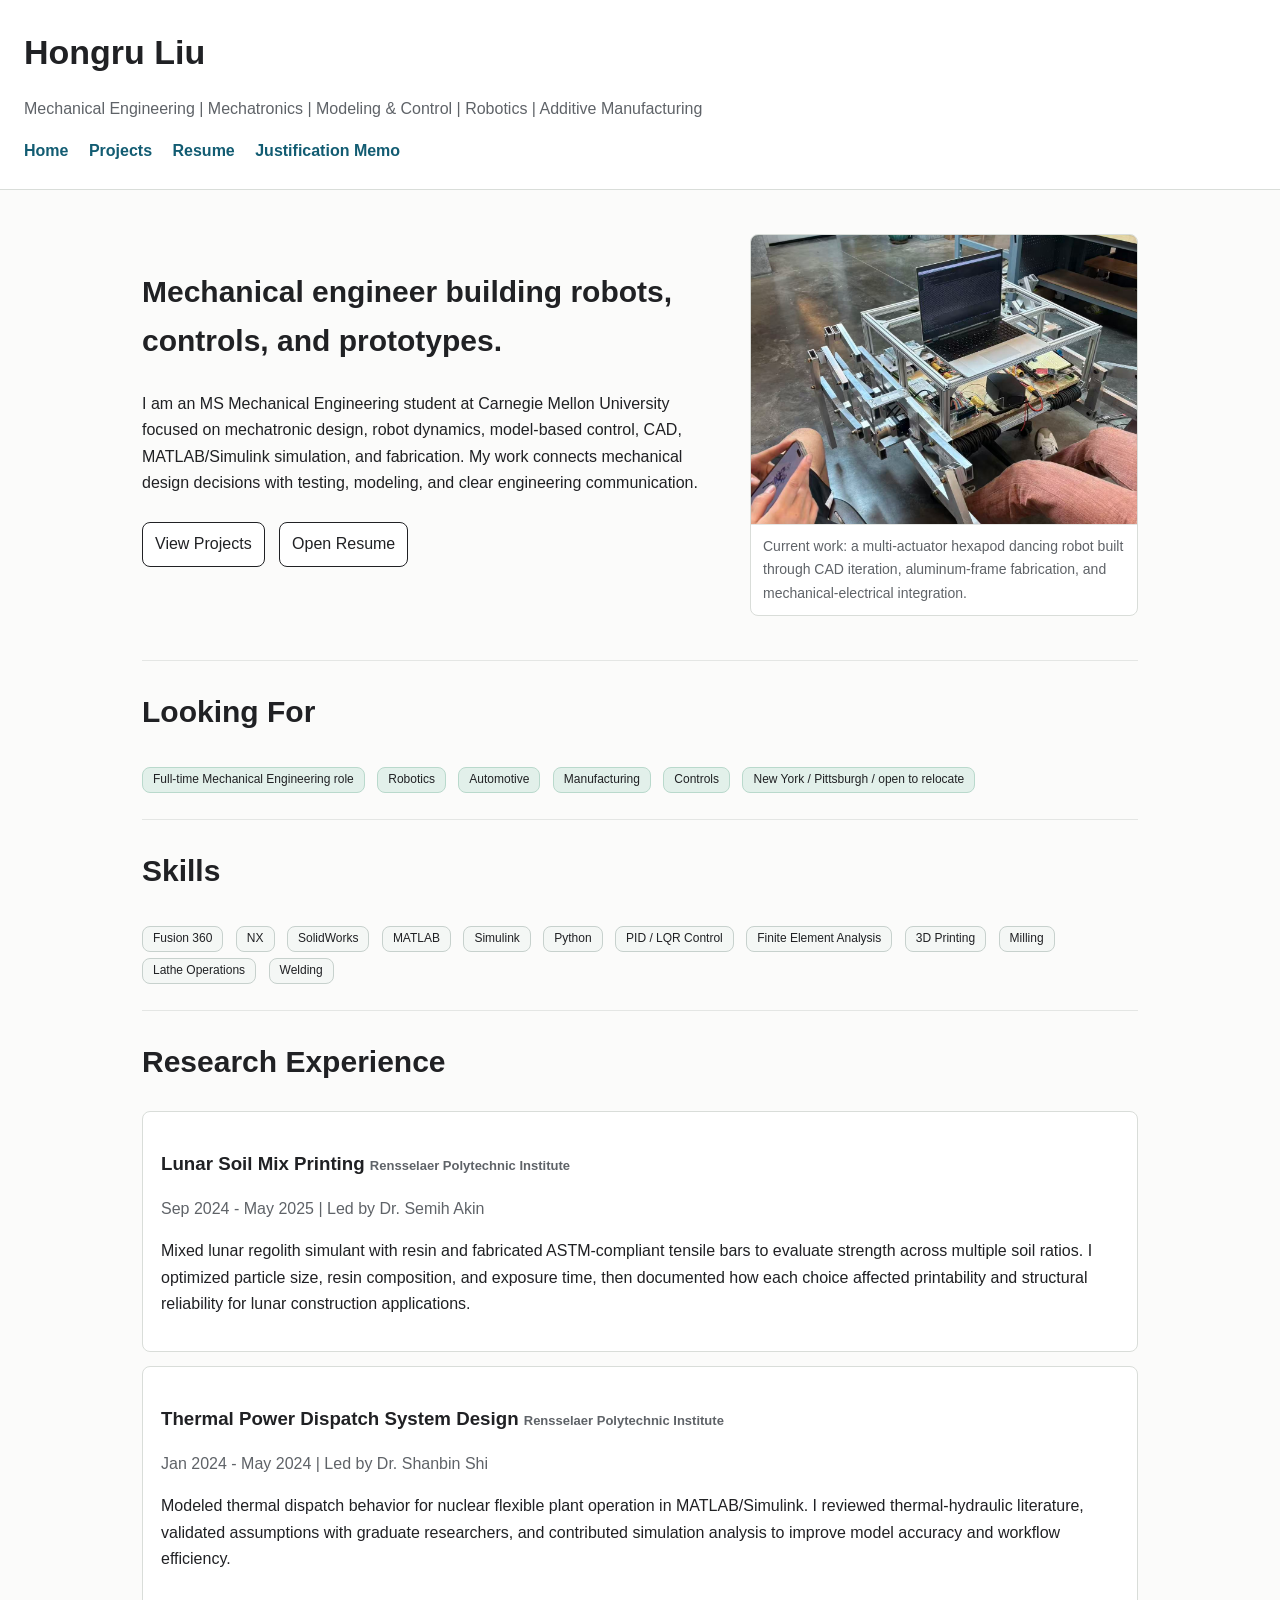
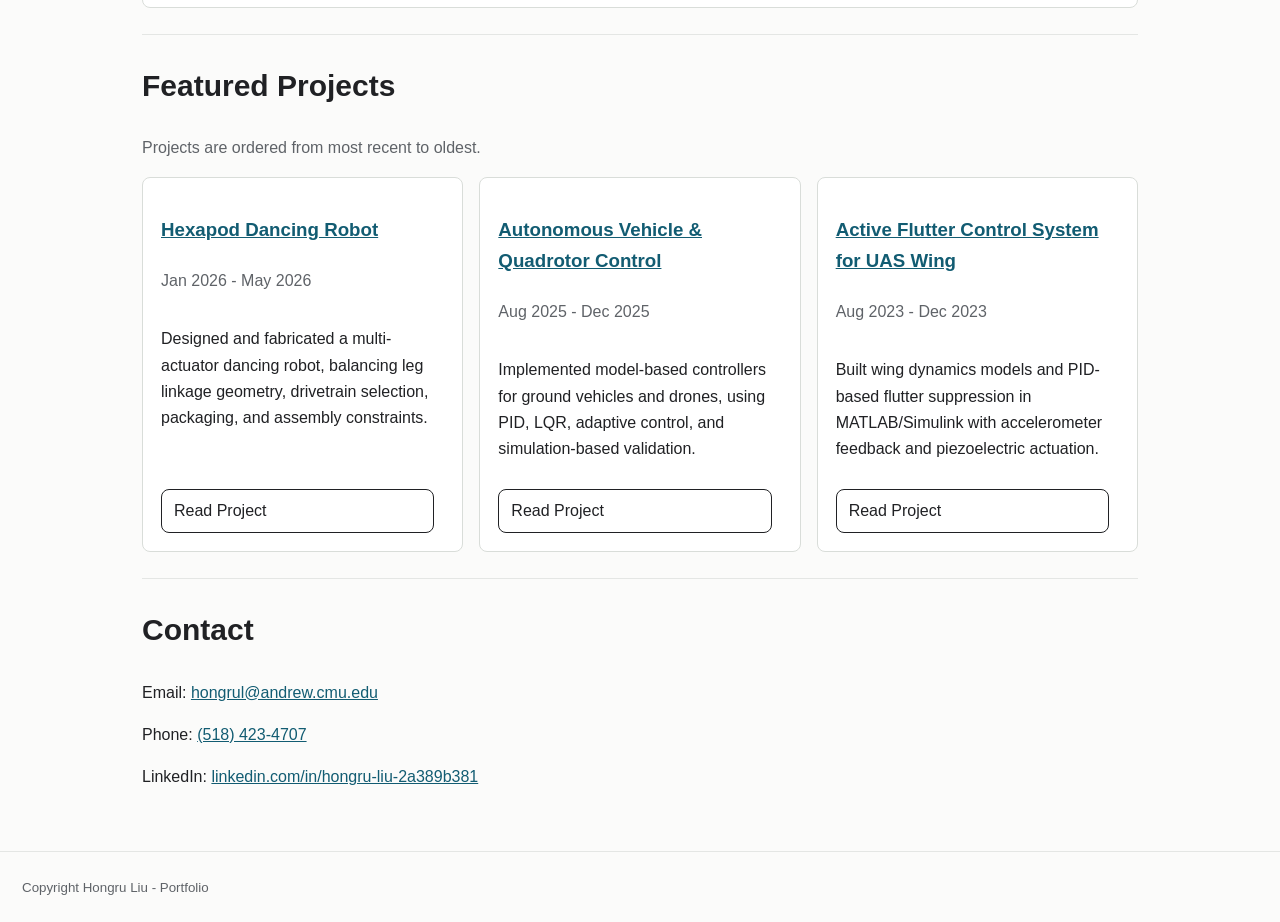
<file: index.html>
<!doctype html>
<html lang="en">
<head>
  <meta charset="utf-8" />
  <meta name="viewport" content="width=device-width,initial-scale=1" />
  <title>Portfolio | Hongru Liu</title>
  <link rel="stylesheet" href="styles.css" />
</head>

<body>
<header>
  <h1>Hongru Liu</h1>
  <p class="muted">Mechanical Engineering | Mechatronics | Modeling &amp; Control | Robotics | Additive Manufacturing</p>
  <nav>
    <a href="index.html">Home</a>
    <a href="projects.html">Projects</a>
    <a href="resume.pdf">Resume</a>
    <a href="justification_memo.pdf">Justification Memo</a>
  </nav>
</header>

<main>
  <section class="hero">
    <div>
      <h2>Mechanical engineer building robots, controls, and prototypes.</h2>
      <p>
        I am an MS Mechanical Engineering student at Carnegie Mellon University focused on mechatronic design,
        robot dynamics, model-based control, CAD, MATLAB/Simulink simulation, and fabrication. My work connects
        mechanical design decisions with testing, modeling, and clear engineering communication.
      </p>
      <p>
        <a class="btn" href="projects.html">View Projects</a>
        <a class="btn" href="resume.pdf">Open Resume</a>
      </p>
    </div>
    <figure class="figure">
      <img class="cover-img" src="assets/hexapod-demo-1.jpg" alt="Hexapod robot prototype being tested in the lab with team members nearby" />
      <figcaption>Current work: a multi-actuator hexapod dancing robot built through CAD iteration, aluminum-frame fabrication, and mechanical-electrical integration.</figcaption>
    </figure>
  </section>

  <hr />

  <section id="looking">
    <h2>Looking For</h2>
    <div>
      <span class="tag accent">Full-time Mechanical Engineering role</span>
      <span class="tag accent">Robotics</span>
      <span class="tag accent">Automotive</span>
      <span class="tag accent">Manufacturing</span>
      <span class="tag accent">Controls</span>
      <span class="tag accent">New York / Pittsburgh / open to relocate</span>
    </div>
  </section>

  <hr />

  <section id="skills">
    <h2>Skills</h2>
    <div>
      <span class="tag">Fusion 360</span>
      <span class="tag">NX</span>
      <span class="tag">SolidWorks</span>
      <span class="tag">MATLAB</span>
      <span class="tag">Simulink</span>
      <span class="tag">Python</span>
      <span class="tag">PID / LQR Control</span>
      <span class="tag">Finite Element Analysis</span>
      <span class="tag">3D Printing</span>
      <span class="tag">Milling</span>
      <span class="tag">Lathe Operations</span>
      <span class="tag">Welding</span>
    </div>
  </section>

  <hr />

  <section id="work">
    <h2>Research Experience</h2>

    <article class="card">
      <h3>Lunar Soil Mix Printing <span class="muted small">Rensselaer Polytechnic Institute</span></h3>
      <p class="muted">Sep 2024 - May 2025 | Led by Dr. Semih Akin</p>
      <p>
        Mixed lunar regolith simulant with resin and fabricated ASTM-compliant tensile bars to evaluate strength across
        multiple soil ratios. I optimized particle size, resin composition, and exposure time, then documented how each
        choice affected printability and structural reliability for lunar construction applications.
      </p>
    </article>

    <article class="card" style="margin-top:14px;">
      <h3>Thermal Power Dispatch System Design <span class="muted small">Rensselaer Polytechnic Institute</span></h3>
      <p class="muted">Jan 2024 - May 2024 | Led by Dr. Shanbin Shi</p>
      <p>
        Modeled thermal dispatch behavior for nuclear flexible plant operation in MATLAB/Simulink. I reviewed
        thermal-hydraulic literature, validated assumptions with graduate researchers, and contributed simulation analysis
        to improve model accuracy and workflow efficiency.
      </p>
    </article>
  </section>

  <hr />

  <section id="featured">
    <h2>Featured Projects</h2>
    <p class="muted">Projects are ordered from most recent to oldest.</p>

    <div class="grid">
      <article class="card project-card">
        <h3><a href="project1.html">Hexapod Dancing Robot</a></h3>
        <p class="muted">Jan 2026 - May 2026</p>
        <p>Designed and fabricated a multi-actuator dancing robot, balancing leg linkage geometry, drivetrain selection, packaging, and assembly constraints.</p>
        <a class="btn" href="project1.html">Read Project</a>
      </article>

      <article class="card project-card">
        <h3><a href="project2.html">Autonomous Vehicle &amp; Quadrotor Control</a></h3>
        <p class="muted">Aug 2025 - Dec 2025</p>
        <p>Implemented model-based controllers for ground vehicles and drones, using PID, LQR, adaptive control, and simulation-based validation.</p>
        <a class="btn" href="project2.html">Read Project</a>
      </article>

      <article class="card project-card">
        <h3><a href="project3.html">Active Flutter Control System for UAS Wing</a></h3>
        <p class="muted">Aug 2023 - Dec 2023</p>
        <p>Built wing dynamics models and PID-based flutter suppression in MATLAB/Simulink with accelerometer feedback and piezoelectric actuation.</p>
        <a class="btn" href="project3.html">Read Project</a>
      </article>
    </div>
  </section>

  <hr />

  <section id="contact">
    <h2>Contact</h2>
    <p>Email: <a href="mailto:hongrul@andrew.cmu.edu">hongrul@andrew.cmu.edu</a></p>
    <p>Phone: <a href="tel:+15184234707">(518) 423-4707</a></p>
    <p>LinkedIn: <a href="https://www.linkedin.com/in/hongru-liu-2a389b381" target="_blank" rel="noopener noreferrer">linkedin.com/in/hongru-liu-2a389b381</a></p>
  </section>
</main>

<footer>
  <small>Copyright Hongru Liu - Portfolio</small>
</footer>
</body>
</html>
</file>
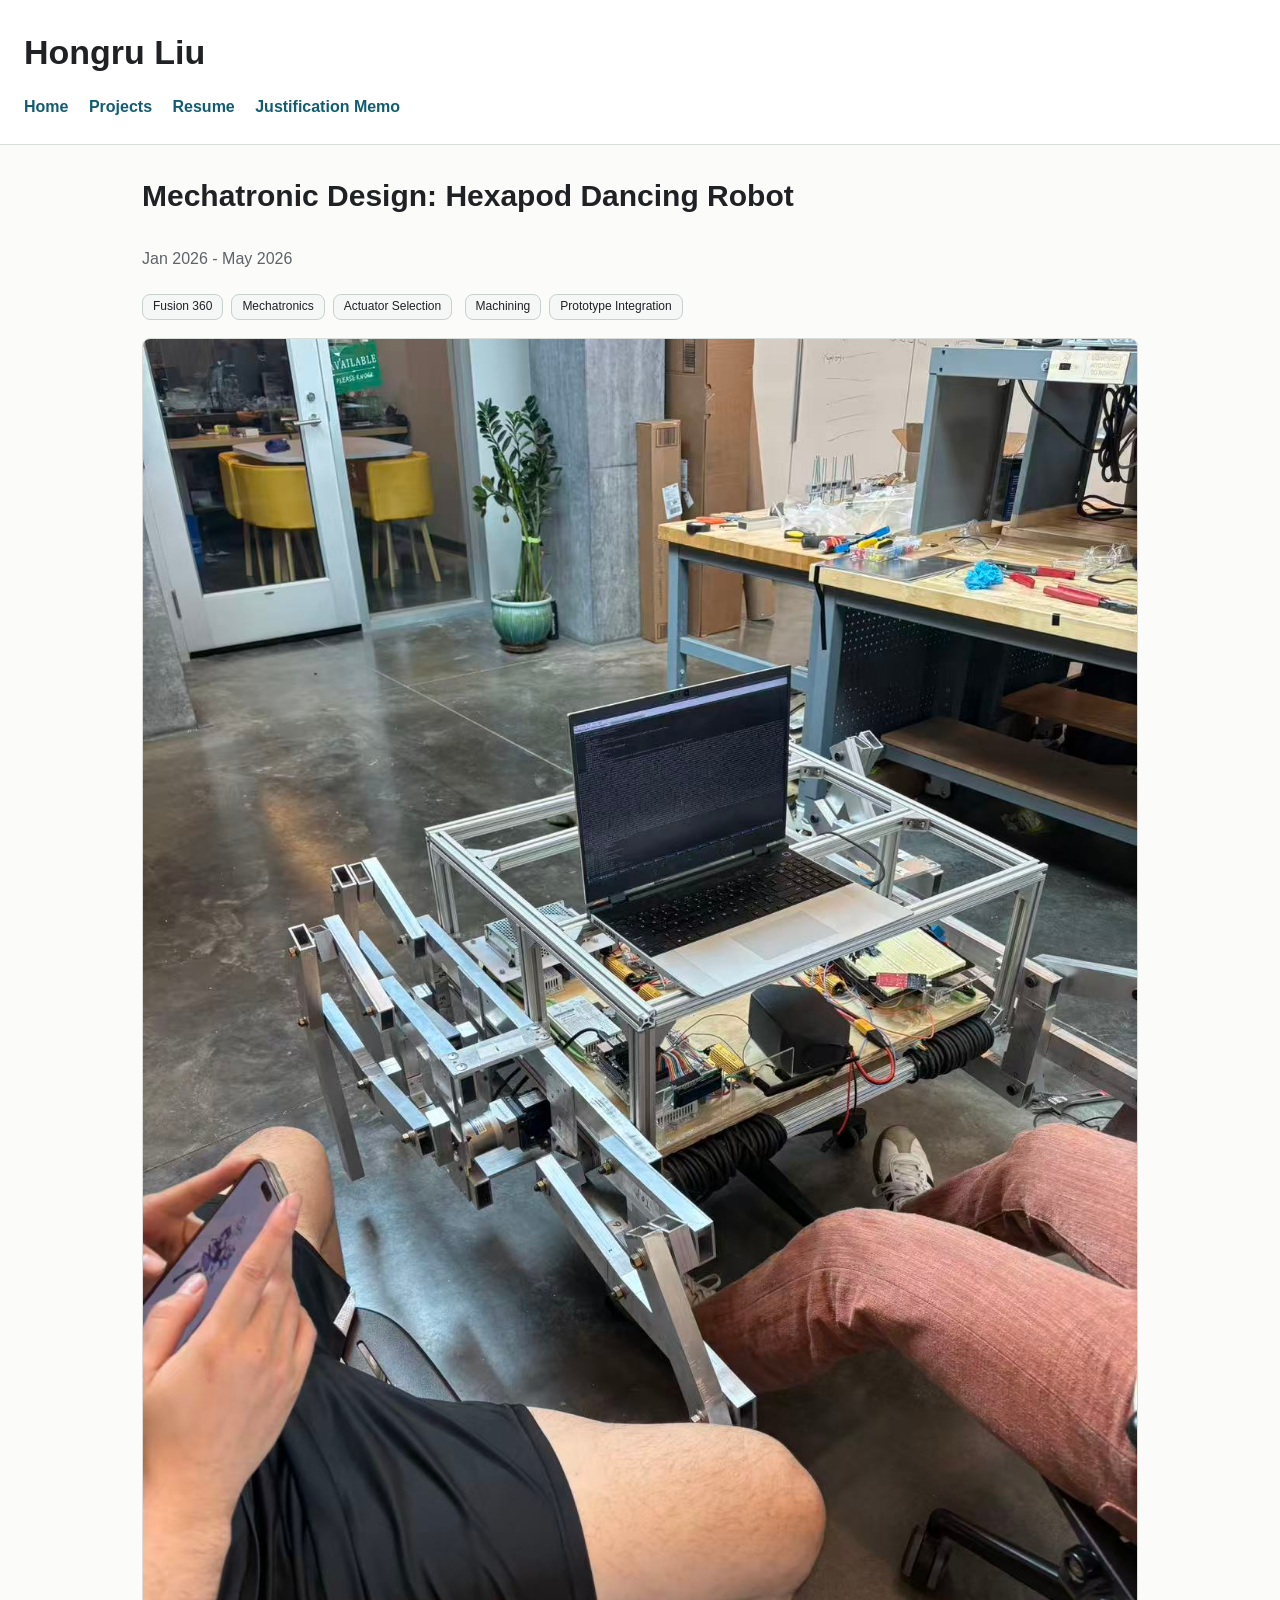
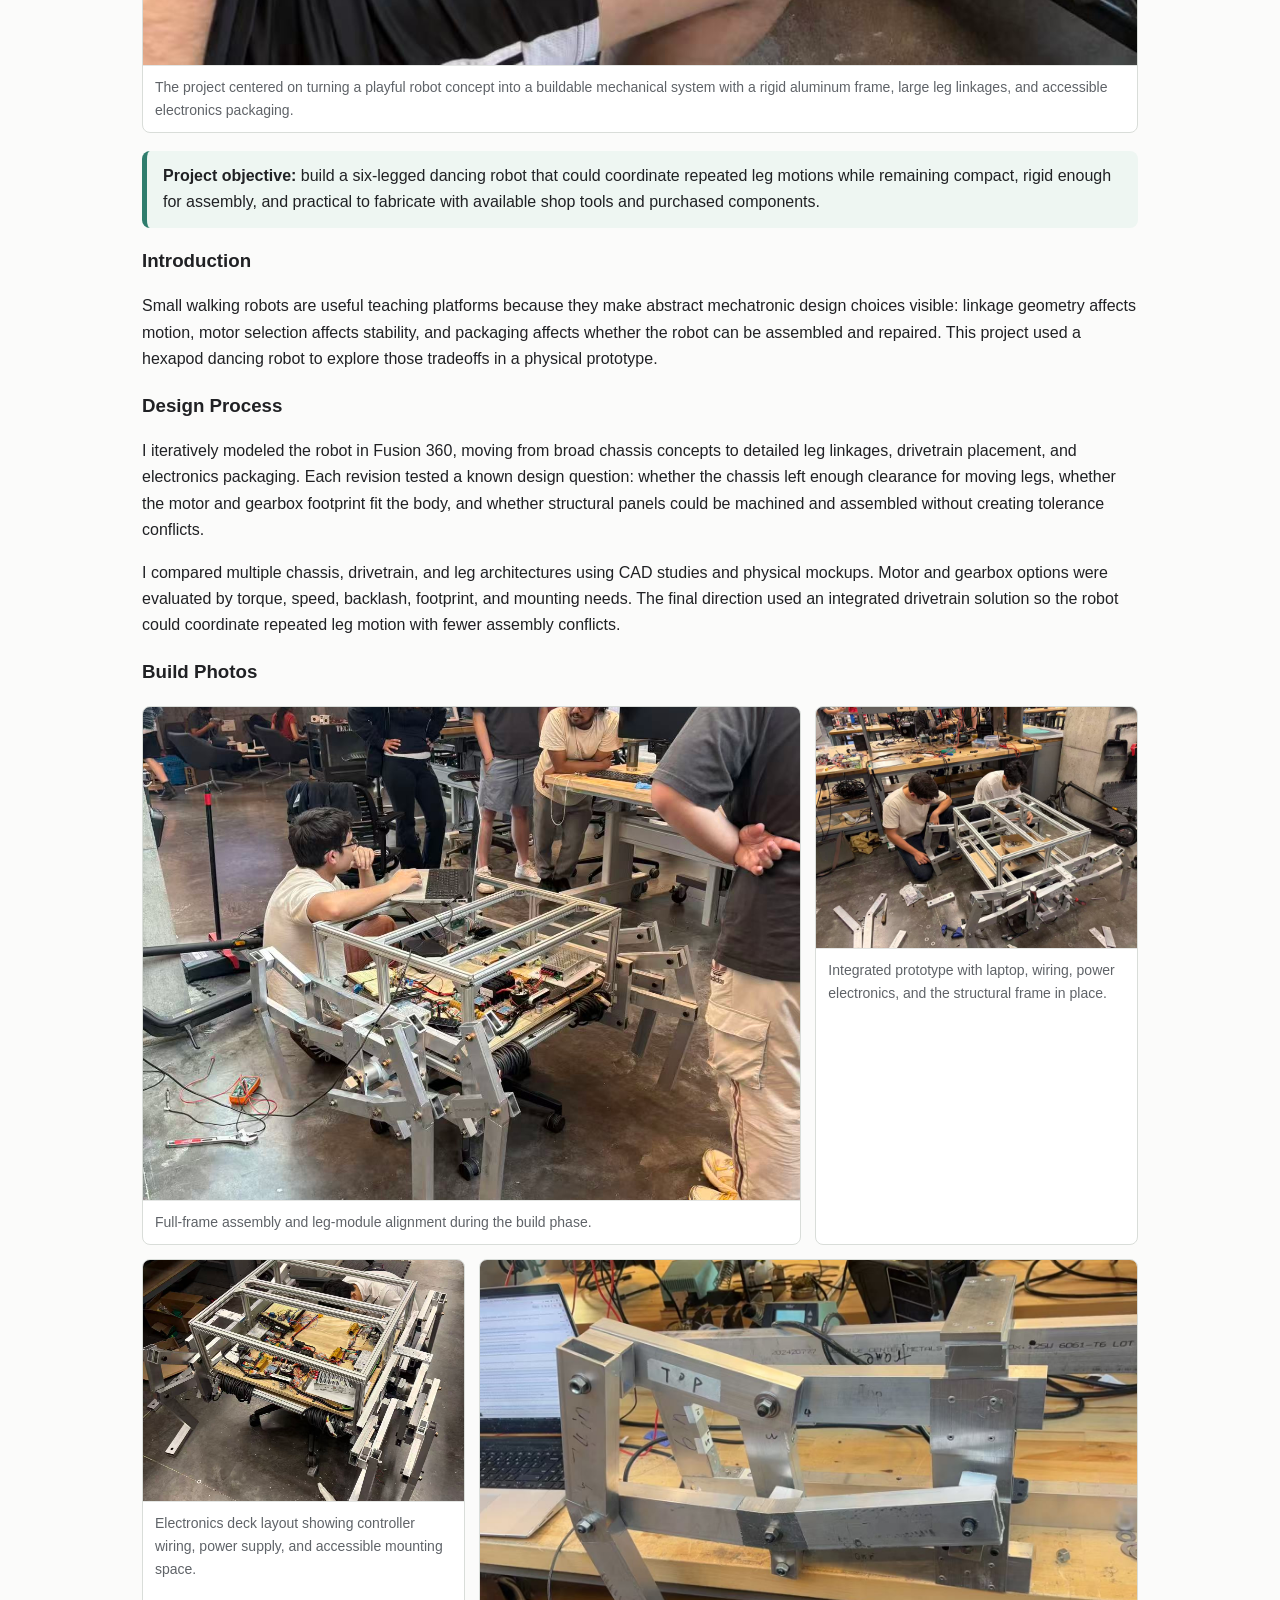
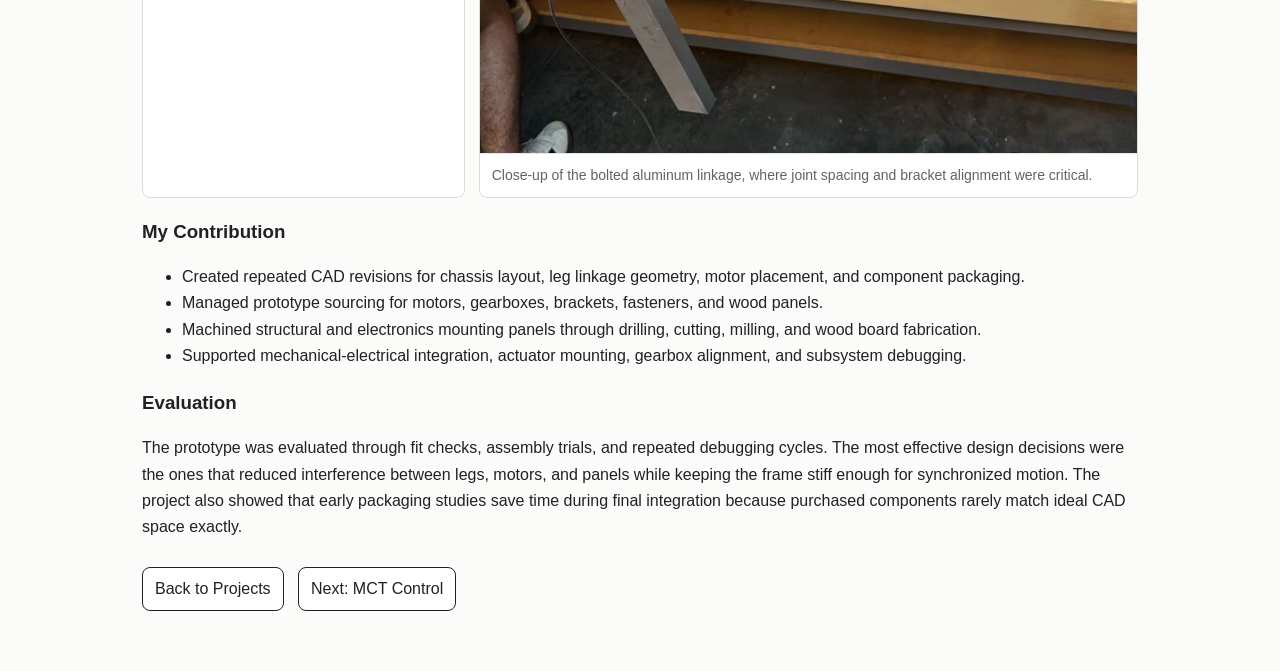
<file: project1.html>
<!doctype html>
<html lang="en">
<head>
  <meta charset="utf-8" />
  <meta name="viewport" content="width=device-width,initial-scale=1" />
  <title>Hexapod Dancing Robot | Hongru Liu</title>
  <link rel="stylesheet" href="styles.css" />
</head>

<body>
<header>
  <h1>Hongru Liu</h1>
  <nav>
    <a href="index.html">Home</a>
    <a href="projects.html">Projects</a>
    <a href="resume.pdf">Resume</a>
    <a href="justification_memo.pdf">Justification Memo</a>
  </nav>
</header>

<main>
  <h2>Mechatronic Design: Hexapod Dancing Robot</h2>
  <p class="muted">Jan 2026 - May 2026</p>
  <div>
    <span class="tag">Fusion 360</span><span class="tag">Mechatronics</span><span class="tag">Actuator Selection</span>
    <span class="tag">Machining</span><span class="tag">Prototype Integration</span>
  </div>

  <figure class="figure">
    <img src="assets/hexapod-demo-1.jpg" alt="Hexapod robot prototype being tested in the lab with team members nearby" />
    <figcaption>The project centered on turning a playful robot concept into a buildable mechanical system with a rigid aluminum frame, large leg linkages, and accessible electronics packaging.</figcaption>
  </figure>

  <section class="callout">
    <strong>Project objective:</strong> build a six-legged dancing robot that could coordinate repeated leg motions while remaining compact,
    rigid enough for assembly, and practical to fabricate with available shop tools and purchased components.
  </section>

  <h3>Introduction</h3>
  <p>
    Small walking robots are useful teaching platforms because they make abstract mechatronic design choices visible:
    linkage geometry affects motion, motor selection affects stability, and packaging affects whether the robot can be
    assembled and repaired. This project used a hexapod dancing robot to explore those tradeoffs in a physical prototype.
  </p>

  <h3>Design Process</h3>
  <p>
    I iteratively modeled the robot in Fusion 360, moving from broad chassis concepts to detailed leg linkages,
    drivetrain placement, and electronics packaging. Each revision tested a known design question: whether the chassis
    left enough clearance for moving legs, whether the motor and gearbox footprint fit the body, and whether structural
    panels could be machined and assembled without creating tolerance conflicts.
  </p>
  <p>
    I compared multiple chassis, drivetrain, and leg architectures using CAD studies and physical mockups. Motor and
    gearbox options were evaluated by torque, speed, backlash, footprint, and mounting needs. The final direction used an
    integrated drivetrain solution so the robot could coordinate repeated leg motion with fewer assembly conflicts.
  </p>

  <h3>Build Photos</h3>
  <div class="photo-grid">
    <figure class="figure wide-photo">
      <img src="assets/hexapod-build-1.jpg" alt="Team assembling the aluminum hexapod frame and leg modules on the lab floor" />
      <figcaption>Full-frame assembly and leg-module alignment during the build phase.</figcaption>
    </figure>
    <figure class="figure">
      <img src="assets/hexapod-assembly-1.jpg" alt="Hexapod robot with laptop and electronics mounted inside the frame during testing" />
      <figcaption>Integrated prototype with laptop, wiring, power electronics, and the structural frame in place.</figcaption>
    </figure>
    <figure class="figure">
      <img src="assets/hexapod-electronics-1.jpg" alt="Top view of the hexapod electronics deck with wiring and controllers installed" />
      <figcaption>Electronics deck layout showing controller wiring, power supply, and accessible mounting space.</figcaption>
    </figure>
    <figure class="figure wide-photo">
      <img src="assets/hexapod-leg-linkage-1.jpg" alt="Close-up of the aluminum hexapod leg linkage and bolted joints on a workbench" />
      <figcaption>Close-up of the bolted aluminum linkage, where joint spacing and bracket alignment were critical.</figcaption>
    </figure>
  </div>

  <h3>My Contribution</h3>
  <ul>
    <li>Created repeated CAD revisions for chassis layout, leg linkage geometry, motor placement, and component packaging.</li>
    <li>Managed prototype sourcing for motors, gearboxes, brackets, fasteners, and wood panels.</li>
    <li>Machined structural and electronics mounting panels through drilling, cutting, milling, and wood board fabrication.</li>
    <li>Supported mechanical-electrical integration, actuator mounting, gearbox alignment, and subsystem debugging.</li>
  </ul>

  <h3>Evaluation</h3>
  <p>
    The prototype was evaluated through fit checks, assembly trials, and repeated debugging cycles. The most effective
    design decisions were the ones that reduced interference between legs, motors, and panels while keeping the frame
    stiff enough for synchronized motion. The project also showed that early packaging studies save time during final
    integration because purchased components rarely match ideal CAD space exactly.
  </p>

  <p>
    <a class="btn" href="projects.html">Back to Projects</a>
    <a class="btn" href="project2.html">Next: MCT Control</a>
  </p>
</main>
</body>
</html>
</file>
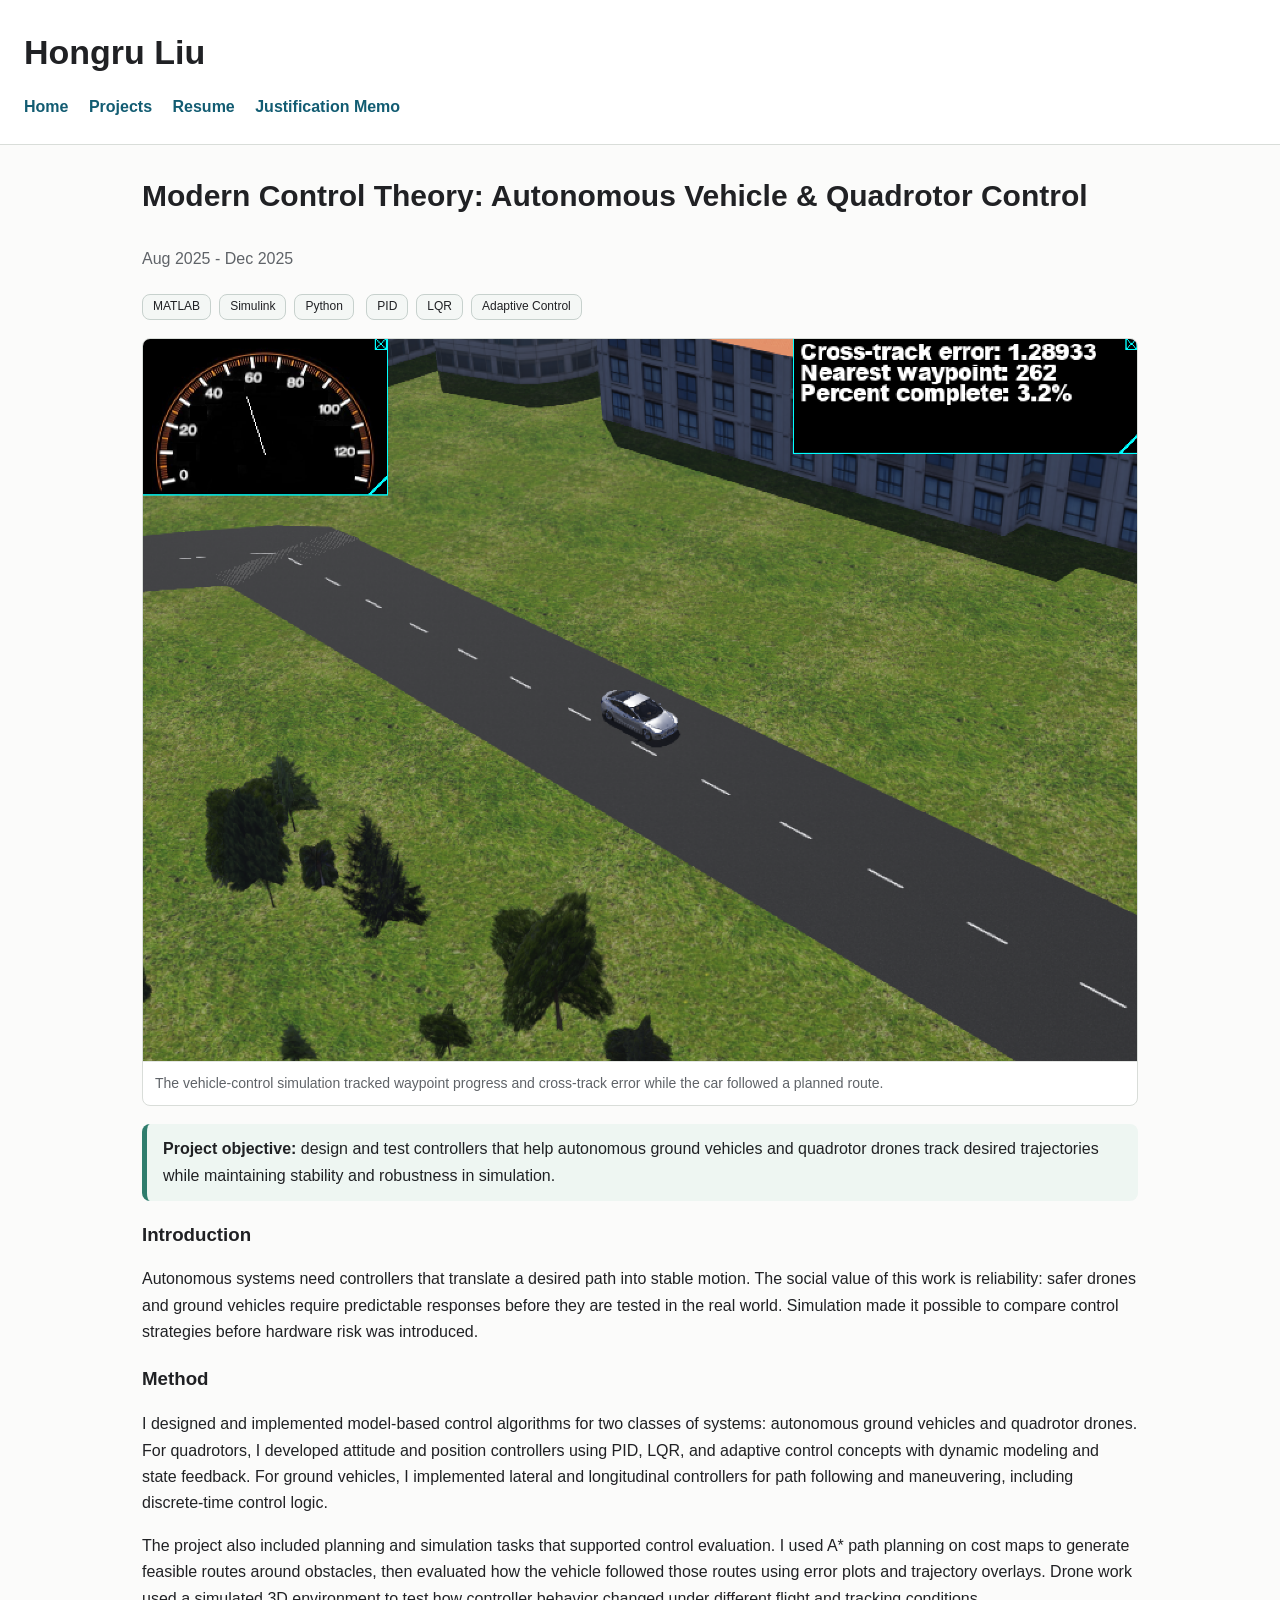
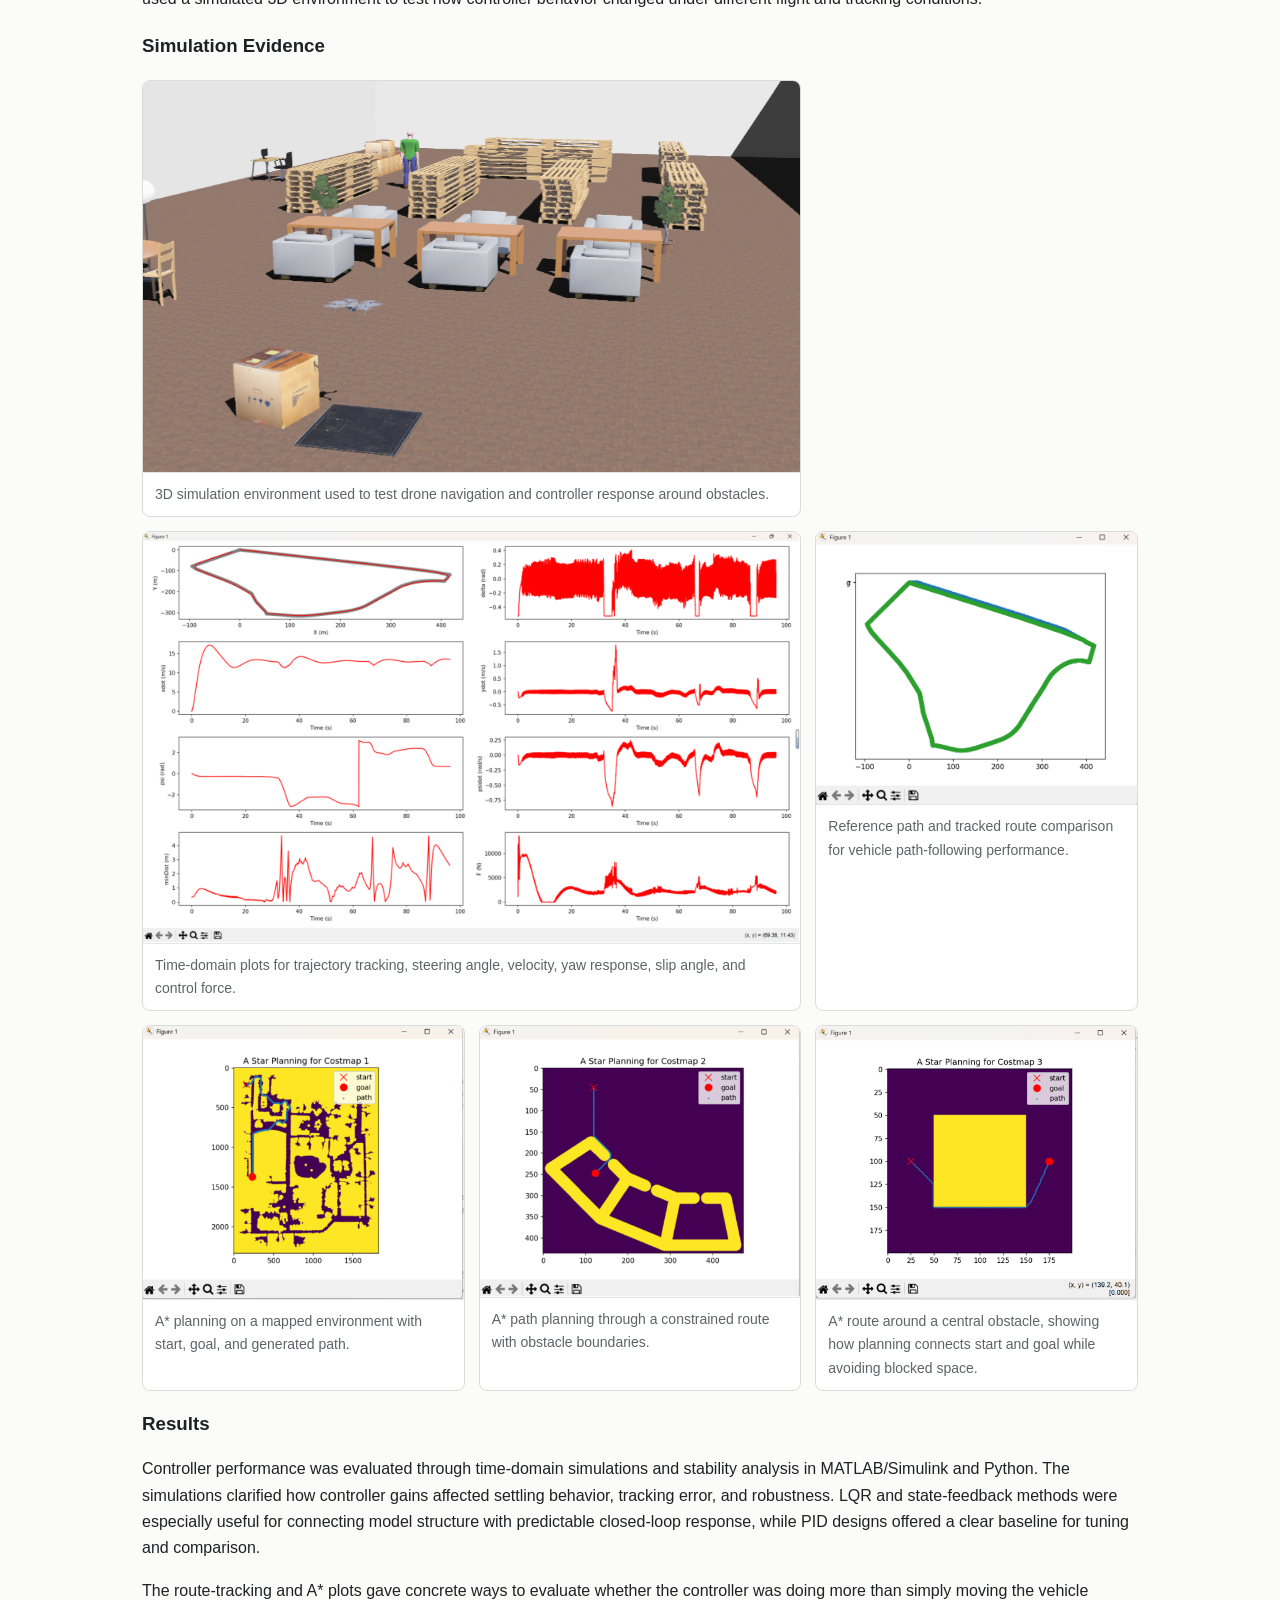
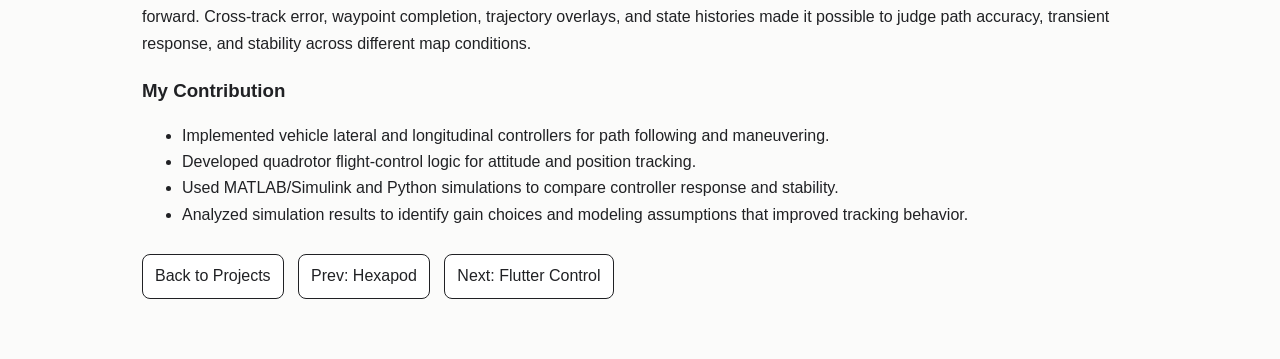
<file: project2.html>
<!doctype html>
<html lang="en">
<head>
  <meta charset="utf-8" />
  <meta name="viewport" content="width=device-width,initial-scale=1" />
  <title>Modern Control Theory Project | Hongru Liu</title>
  <link rel="stylesheet" href="styles.css" />
</head>

<body>
<header>
  <h1>Hongru Liu</h1>
  <nav>
    <a href="index.html">Home</a>
    <a href="projects.html">Projects</a>
    <a href="resume.pdf">Resume</a>
    <a href="justification_memo.pdf">Justification Memo</a>
  </nav>
</header>

<main>
  <h2>Modern Control Theory: Autonomous Vehicle &amp; Quadrotor Control</h2>
  <p class="muted">Aug 2025 - Dec 2025</p>
  <div>
    <span class="tag">MATLAB</span><span class="tag">Simulink</span><span class="tag">Python</span>
    <span class="tag">PID</span><span class="tag">LQR</span><span class="tag">Adaptive Control</span>
  </div>

  <figure class="figure">
    <img src="assets/mct-vehicle-tracking.png" alt="Autonomous vehicle simulation with cross-track error and waypoint progress overlay" />
    <figcaption>The vehicle-control simulation tracked waypoint progress and cross-track error while the car followed a planned route.</figcaption>
  </figure>

  <section class="callout">
    <strong>Project objective:</strong> design and test controllers that help autonomous ground vehicles and quadrotor drones
    track desired trajectories while maintaining stability and robustness in simulation.
  </section>

  <h3>Introduction</h3>
  <p>
    Autonomous systems need controllers that translate a desired path into stable motion. The social value of this work
    is reliability: safer drones and ground vehicles require predictable responses before they are tested in the real
    world. Simulation made it possible to compare control strategies before hardware risk was introduced.
  </p>

  <h3>Method</h3>
  <p>
    I designed and implemented model-based control algorithms for two classes of systems: autonomous ground vehicles and
    quadrotor drones. For quadrotors, I developed attitude and position controllers using PID, LQR, and adaptive control
    concepts with dynamic modeling and state feedback. For ground vehicles, I implemented lateral and longitudinal
    controllers for path following and maneuvering, including discrete-time control logic.
  </p>
  <p>
    The project also included planning and simulation tasks that supported control evaluation. I used A* path planning on
    cost maps to generate feasible routes around obstacles, then evaluated how the vehicle followed those routes using
    error plots and trajectory overlays. Drone work used a simulated 3D environment to test how controller behavior
    changed under different flight and tracking conditions.
  </p>

  <h3>Simulation Evidence</h3>
  <div class="photo-grid diagram-grid">
    <figure class="figure wide-photo">
      <img src="assets/mct-drone-simulation.png" alt="Quadrotor simulation environment with furniture, pallets, and obstacles" />
      <figcaption>3D simulation environment used to test drone navigation and controller response around obstacles.</figcaption>
    </figure>
    <figure class="figure wide-photo">
      <img src="assets/mct-state-plots.png" alt="Vehicle control plots showing trajectory, steering, velocity, yaw, slip angle, and control force over time" />
      <figcaption>Time-domain plots for trajectory tracking, steering angle, velocity, yaw response, slip angle, and control force.</figcaption>
    </figure>
    <figure class="figure">
      <img src="assets/mct-track-plot.png" alt="Planned track and tracked path overlay for autonomous vehicle control" />
      <figcaption>Reference path and tracked route comparison for vehicle path-following performance.</figcaption>
    </figure>
    <figure class="figure">
      <img src="assets/mct-astar-costmap-1.png" alt="A star path planning result on costmap 1" />
      <figcaption>A* planning on a mapped environment with start, goal, and generated path.</figcaption>
    </figure>
    <figure class="figure">
      <img src="assets/mct-astar-costmap-2.png" alt="A star path planning result on costmap 2" />
      <figcaption>A* path planning through a constrained route with obstacle boundaries.</figcaption>
    </figure>
    <figure class="figure">
      <img src="assets/mct-astar-costmap-3.png" alt="A star path planning result on costmap 3" />
      <figcaption>A* route around a central obstacle, showing how planning connects start and goal while avoiding blocked space.</figcaption>
    </figure>
  </div>

  <h3>Results</h3>
  <p>
    Controller performance was evaluated through time-domain simulations and stability analysis in MATLAB/Simulink and
    Python. The simulations clarified how controller gains affected settling behavior, tracking error, and robustness.
    LQR and state-feedback methods were especially useful for connecting model structure with predictable closed-loop
    response, while PID designs offered a clear baseline for tuning and comparison.
  </p>
  <p>
    The route-tracking and A* plots gave concrete ways to evaluate whether the controller was doing more than simply
    moving the vehicle forward. Cross-track error, waypoint completion, trajectory overlays, and state histories made it
    possible to judge path accuracy, transient response, and stability across different map conditions.
  </p>

  <h3>My Contribution</h3>
  <ul>
    <li>Implemented vehicle lateral and longitudinal controllers for path following and maneuvering.</li>
    <li>Developed quadrotor flight-control logic for attitude and position tracking.</li>
    <li>Used MATLAB/Simulink and Python simulations to compare controller response and stability.</li>
    <li>Analyzed simulation results to identify gain choices and modeling assumptions that improved tracking behavior.</li>
  </ul>

  <p>
    <a class="btn" href="projects.html">Back to Projects</a>
    <a class="btn" href="project1.html">Prev: Hexapod</a>
    <a class="btn" href="project3.html">Next: Flutter Control</a>
  </p>
</main>
</body>
</html>
</file>
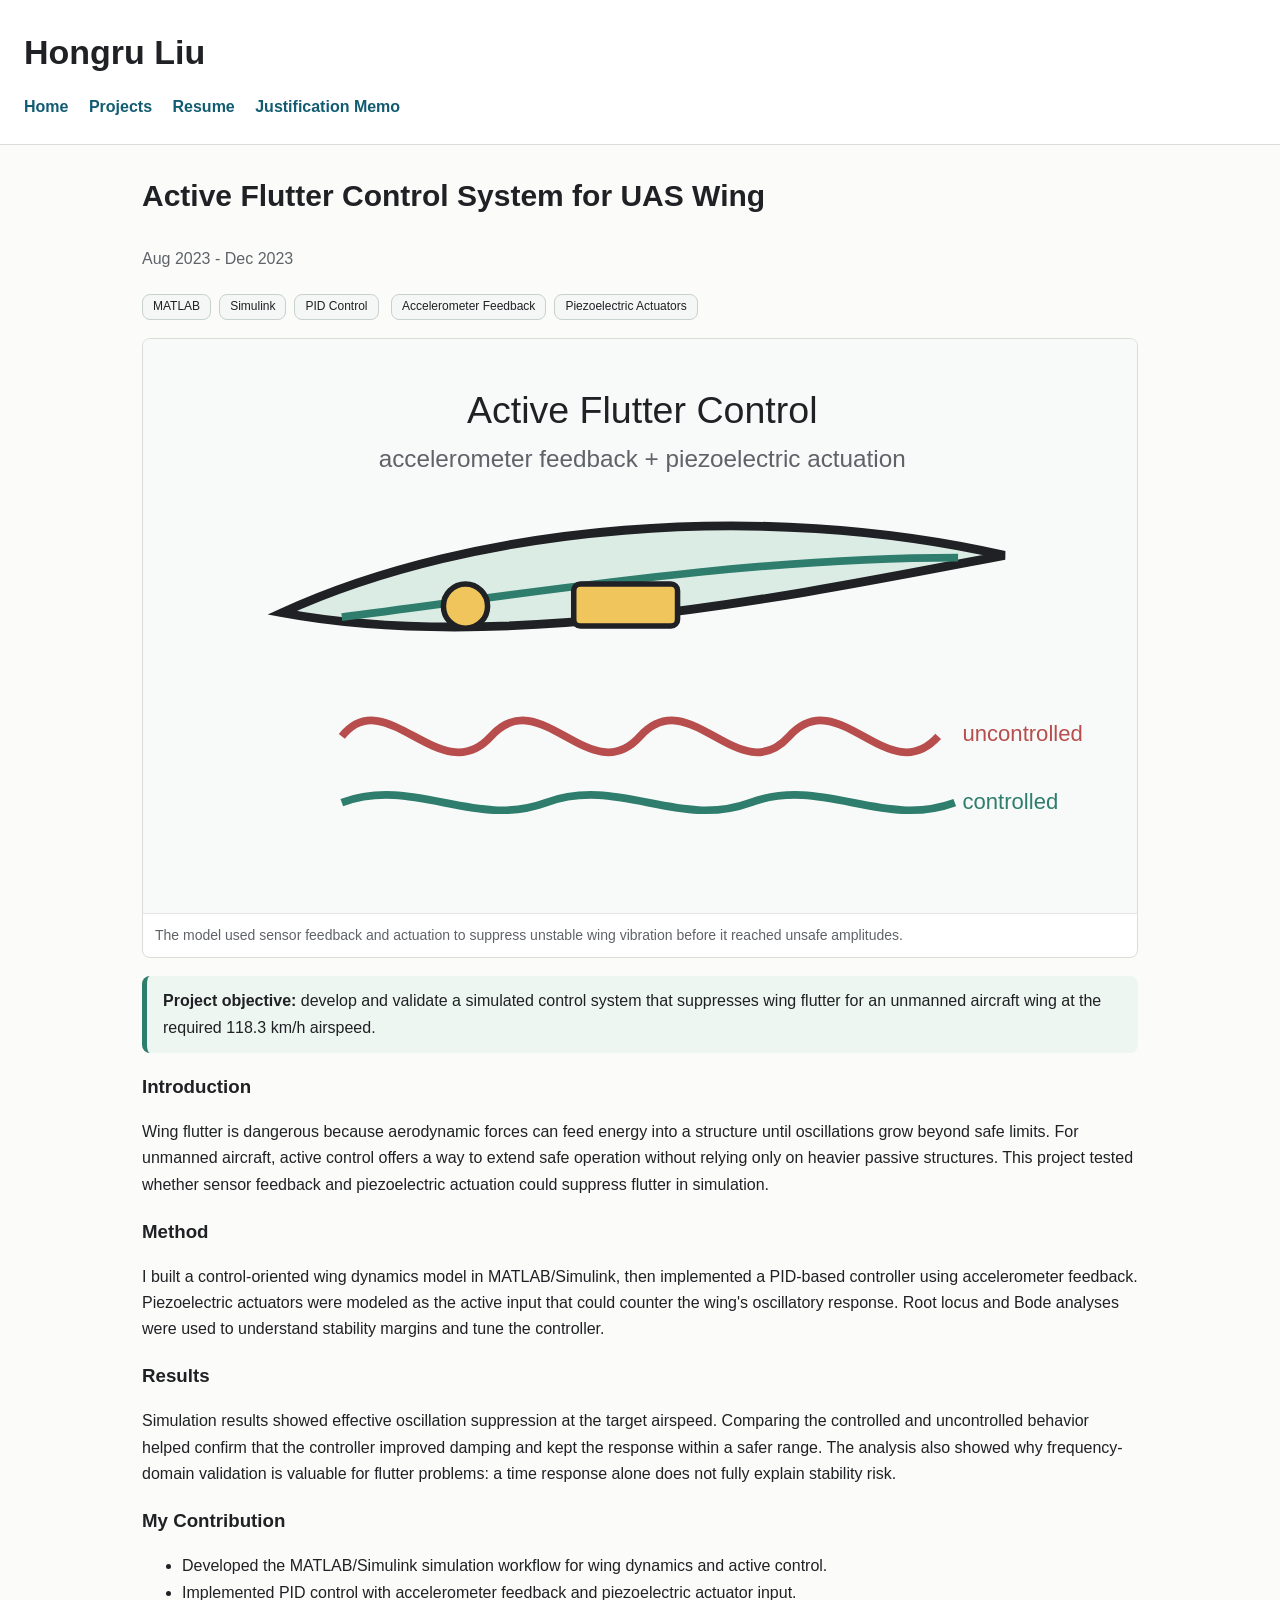
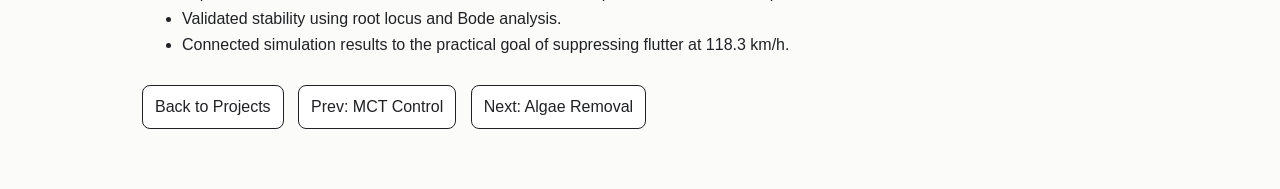
<file: project3.html>
<!doctype html>
<html lang="en">
<head>
  <meta charset="utf-8" />
  <meta name="viewport" content="width=device-width,initial-scale=1" />
  <title>Active Flutter Control | Hongru Liu</title>
  <link rel="stylesheet" href="styles.css" />
</head>

<body>
<header>
  <h1>Hongru Liu</h1>
  <nav>
    <a href="index.html">Home</a>
    <a href="projects.html">Projects</a>
    <a href="resume.pdf">Resume</a>
    <a href="justification_memo.pdf">Justification Memo</a>
  </nav>
</header>

<main>
  <h2>Active Flutter Control System for UAS Wing</h2>
  <p class="muted">Aug 2023 - Dec 2023</p>
  <div>
    <span class="tag">MATLAB</span><span class="tag">Simulink</span><span class="tag">PID Control</span>
    <span class="tag">Accelerometer Feedback</span><span class="tag">Piezoelectric Actuators</span>
  </div>

  <figure class="figure">
    <img src="assets/flutter-control.svg" alt="UAS wing flutter control schematic with uncontrolled and controlled response curves" />
    <figcaption>The model used sensor feedback and actuation to suppress unstable wing vibration before it reached unsafe amplitudes.</figcaption>
  </figure>

  <section class="callout">
    <strong>Project objective:</strong> develop and validate a simulated control system that suppresses wing flutter for an
    unmanned aircraft wing at the required 118.3 km/h airspeed.
  </section>

  <h3>Introduction</h3>
  <p>
    Wing flutter is dangerous because aerodynamic forces can feed energy into a structure until oscillations grow beyond
    safe limits. For unmanned aircraft, active control offers a way to extend safe operation without relying only on
    heavier passive structures. This project tested whether sensor feedback and piezoelectric actuation could suppress
    flutter in simulation.
  </p>

  <h3>Method</h3>
  <p>
    I built a control-oriented wing dynamics model in MATLAB/Simulink, then implemented a PID-based controller using
    accelerometer feedback. Piezoelectric actuators were modeled as the active input that could counter the wing's
    oscillatory response. Root locus and Bode analyses were used to understand stability margins and tune the controller.
  </p>

  <h3>Results</h3>
  <p>
    Simulation results showed effective oscillation suppression at the target airspeed. Comparing the controlled and
    uncontrolled behavior helped confirm that the controller improved damping and kept the response within a safer range.
    The analysis also showed why frequency-domain validation is valuable for flutter problems: a time response alone does
    not fully explain stability risk.
  </p>

  <h3>My Contribution</h3>
  <ul>
    <li>Developed the MATLAB/Simulink simulation workflow for wing dynamics and active control.</li>
    <li>Implemented PID control with accelerometer feedback and piezoelectric actuator input.</li>
    <li>Validated stability using root locus and Bode analysis.</li>
    <li>Connected simulation results to the practical goal of suppressing flutter at 118.3 km/h.</li>
  </ul>

  <p>
    <a class="btn" href="projects.html">Back to Projects</a>
    <a class="btn" href="project2.html">Prev: MCT Control</a>
    <a class="btn" href="project4.html">Next: Algae Removal</a>
  </p>
</main>
</body>
</html>
</file>
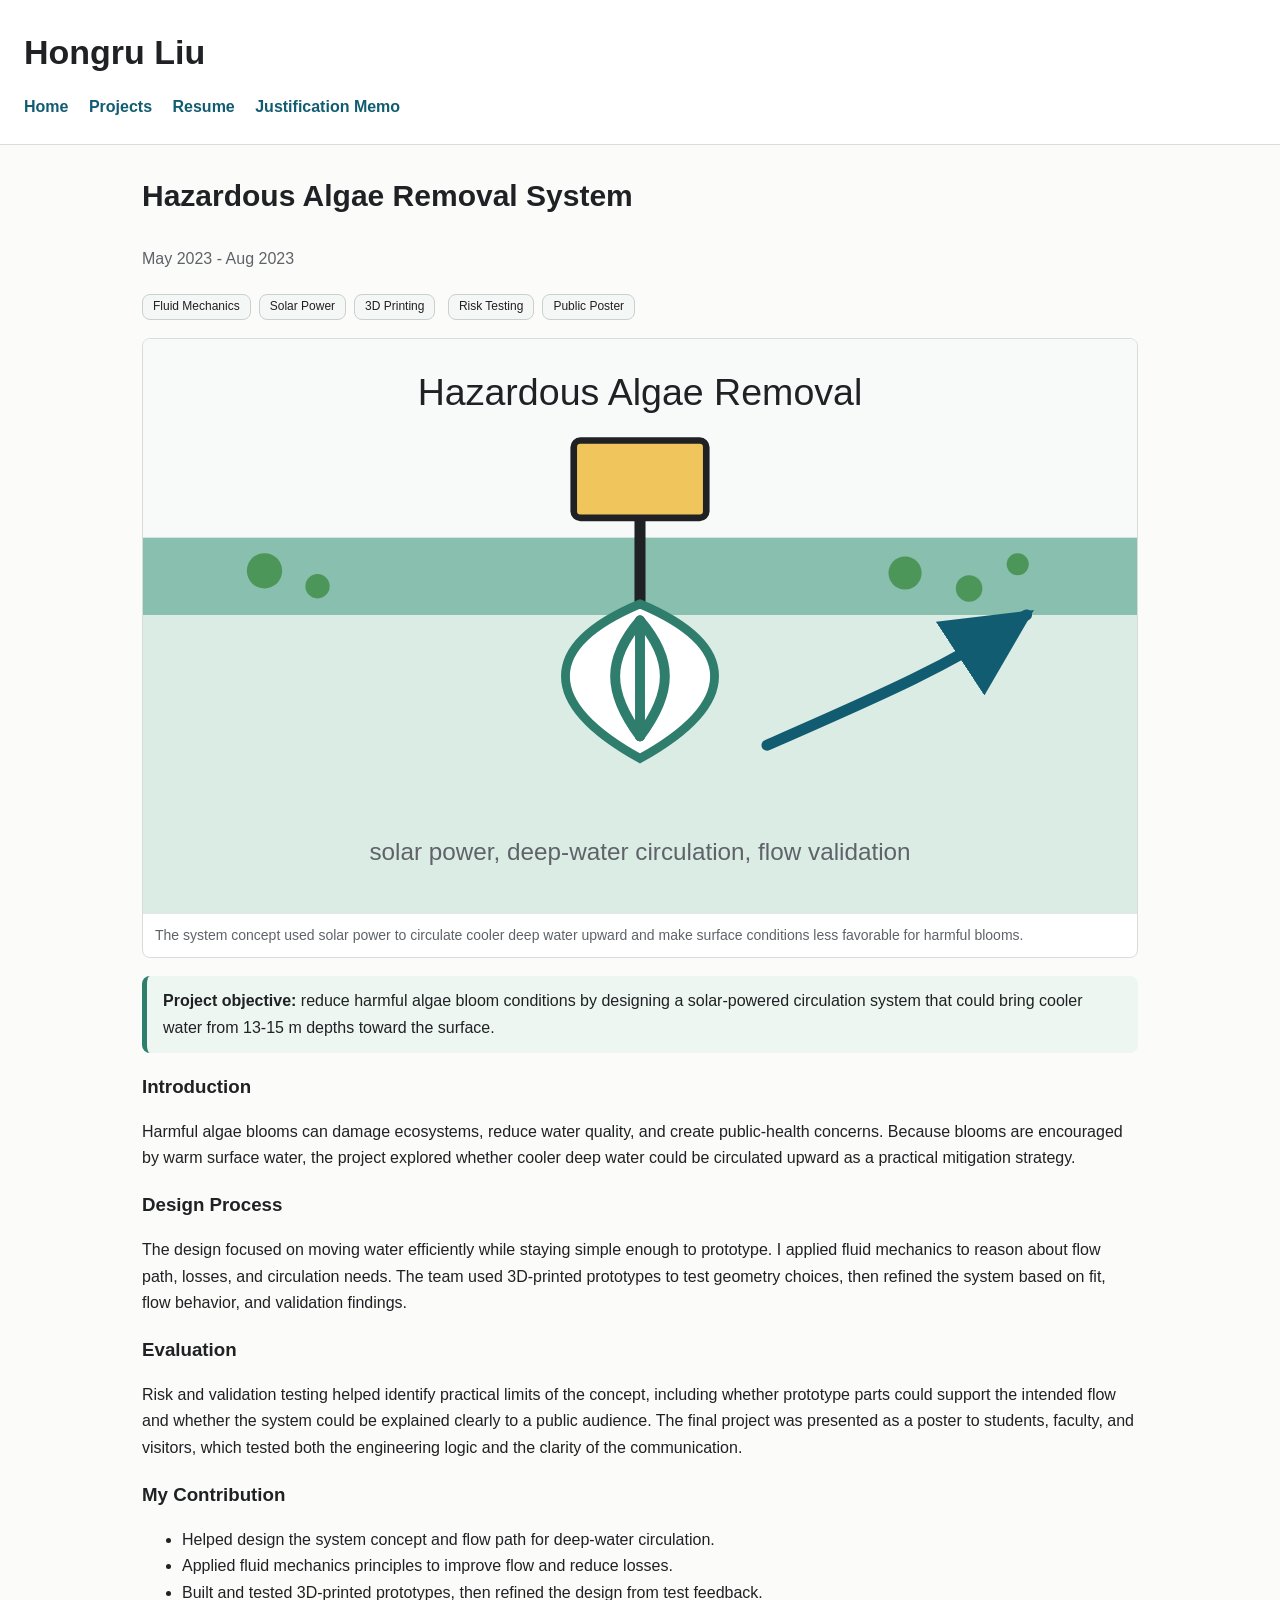
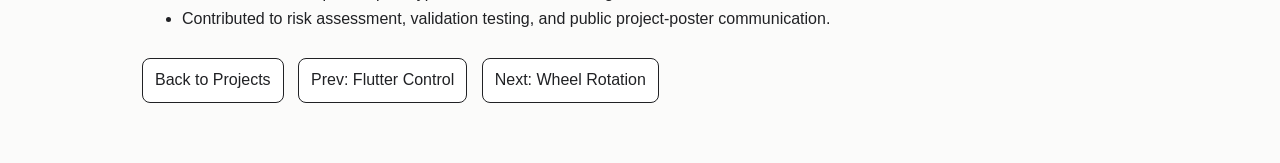
<file: project4.html>
<!doctype html>
<html lang="en">
<head>
  <meta charset="utf-8" />
  <meta name="viewport" content="width=device-width,initial-scale=1" />
  <title>Hazardous Algae Removal | Hongru Liu</title>
  <link rel="stylesheet" href="styles.css" />
</head>

<body>
<header>
  <h1>Hongru Liu</h1>
  <nav>
    <a href="index.html">Home</a>
    <a href="projects.html">Projects</a>
    <a href="resume.pdf">Resume</a>
    <a href="justification_memo.pdf">Justification Memo</a>
  </nav>
</header>

<main>
  <h2>Hazardous Algae Removal System</h2>
  <p class="muted">May 2023 - Aug 2023</p>
  <div>
    <span class="tag">Fluid Mechanics</span><span class="tag">Solar Power</span><span class="tag">3D Printing</span>
    <span class="tag">Risk Testing</span><span class="tag">Public Poster</span>
  </div>

  <figure class="figure">
    <img src="assets/algae-system.svg" alt="Solar-powered system moving deep cool water toward an algae bloom layer" />
    <figcaption>The system concept used solar power to circulate cooler deep water upward and make surface conditions less favorable for harmful blooms.</figcaption>
  </figure>

  <section class="callout">
    <strong>Project objective:</strong> reduce harmful algae bloom conditions by designing a solar-powered circulation
    system that could bring cooler water from 13-15 m depths toward the surface.
  </section>

  <h3>Introduction</h3>
  <p>
    Harmful algae blooms can damage ecosystems, reduce water quality, and create public-health concerns. Because blooms
    are encouraged by warm surface water, the project explored whether cooler deep water could be circulated upward as a
    practical mitigation strategy.
  </p>

  <h3>Design Process</h3>
  <p>
    The design focused on moving water efficiently while staying simple enough to prototype. I applied fluid mechanics to
    reason about flow path, losses, and circulation needs. The team used 3D-printed prototypes to test geometry choices,
    then refined the system based on fit, flow behavior, and validation findings.
  </p>

  <h3>Evaluation</h3>
  <p>
    Risk and validation testing helped identify practical limits of the concept, including whether prototype parts could
    support the intended flow and whether the system could be explained clearly to a public audience. The final project
    was presented as a poster to students, faculty, and visitors, which tested both the engineering logic and the clarity
    of the communication.
  </p>

  <h3>My Contribution</h3>
  <ul>
    <li>Helped design the system concept and flow path for deep-water circulation.</li>
    <li>Applied fluid mechanics principles to improve flow and reduce losses.</li>
    <li>Built and tested 3D-printed prototypes, then refined the design from test feedback.</li>
    <li>Contributed to risk assessment, validation testing, and public project-poster communication.</li>
  </ul>

  <p>
    <a class="btn" href="projects.html">Back to Projects</a>
    <a class="btn" href="project3.html">Prev: Flutter Control</a>
    <a class="btn" href="project5.html">Next: Wheel Rotation</a>
  </p>
</main>
</body>
</html>
</file>
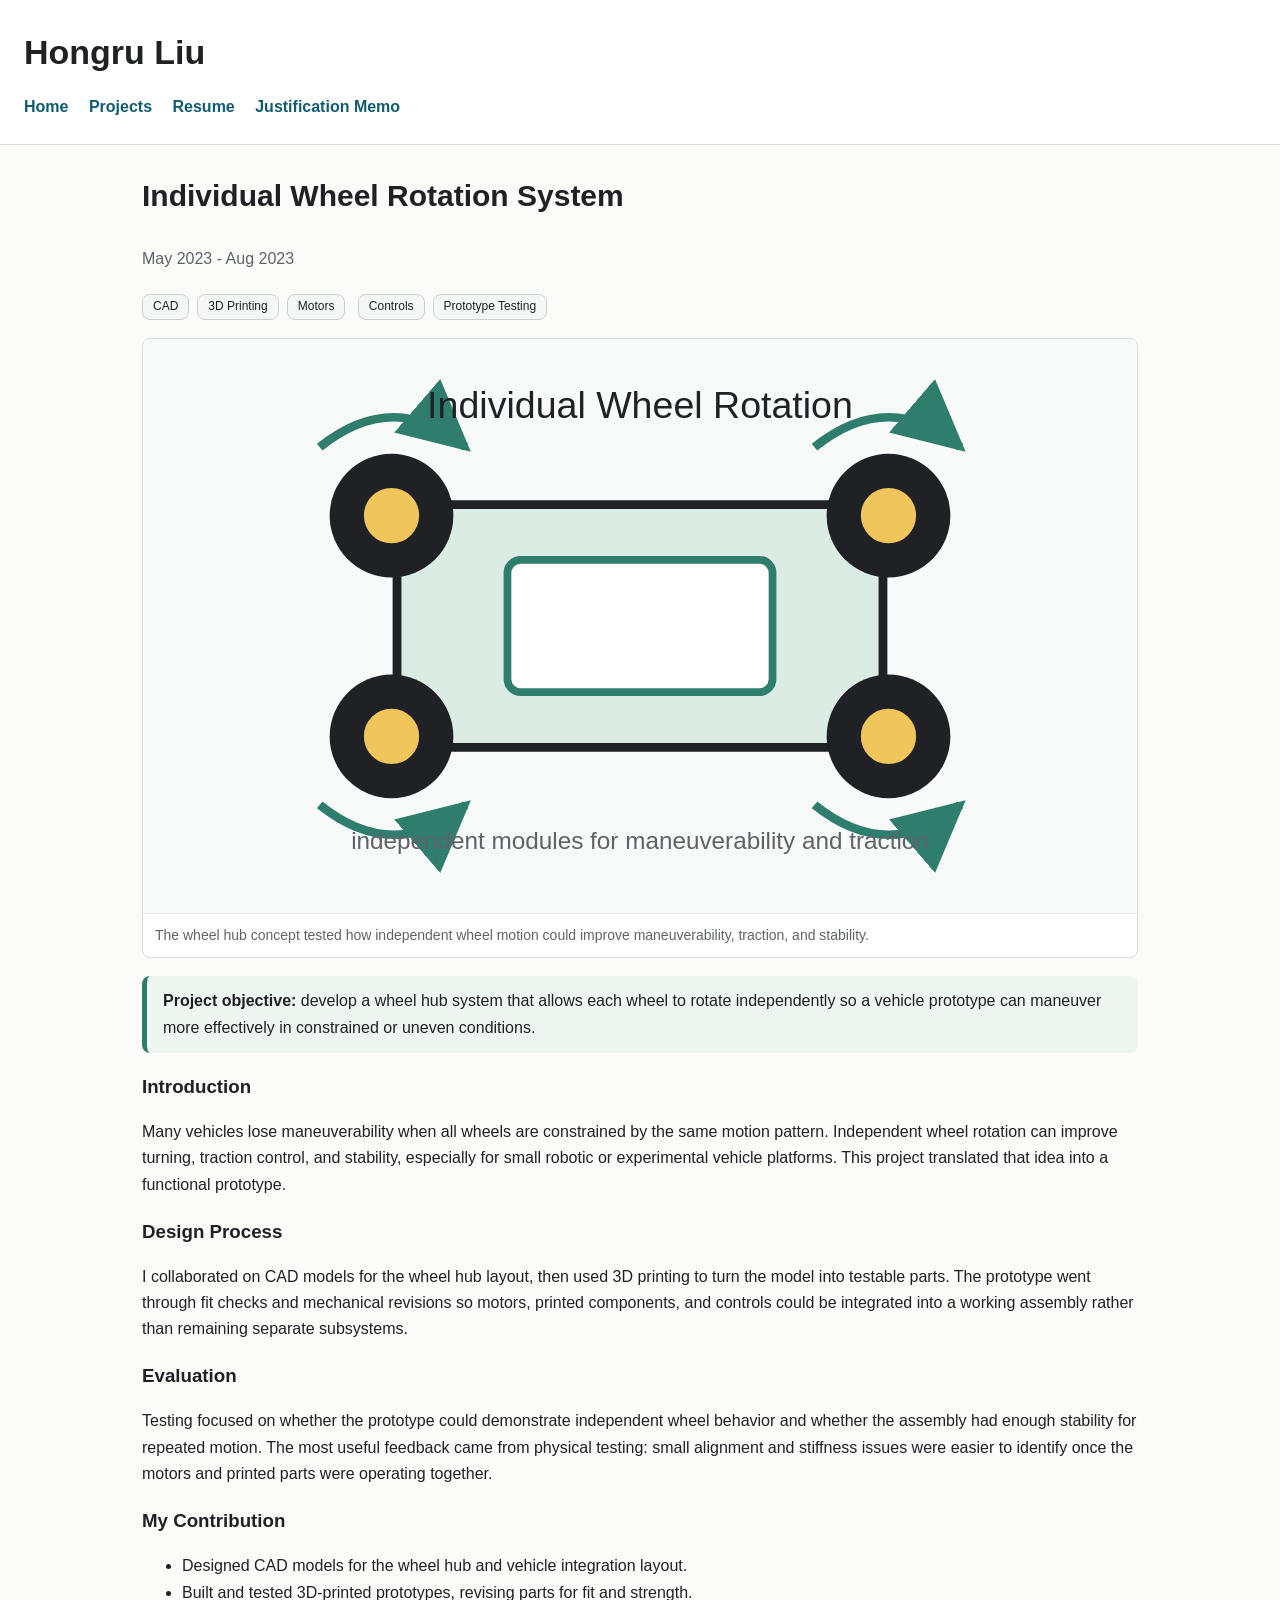
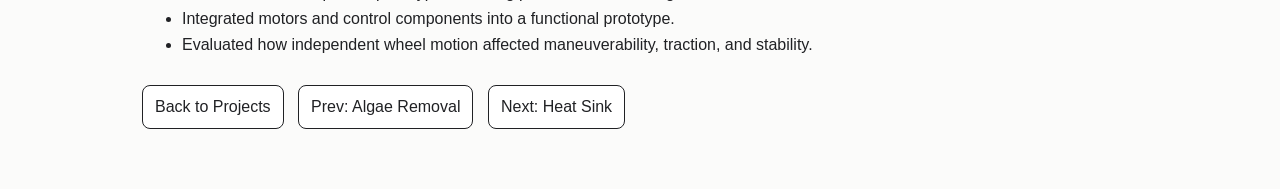
<file: project5.html>
<!doctype html>
<html lang="en">
<head>
  <meta charset="utf-8" />
  <meta name="viewport" content="width=device-width,initial-scale=1" />
  <title>Individual Wheel Rotation | Hongru Liu</title>
  <link rel="stylesheet" href="styles.css" />
</head>

<body>
<header>
  <h1>Hongru Liu</h1>
  <nav>
    <a href="index.html">Home</a>
    <a href="projects.html">Projects</a>
    <a href="resume.pdf">Resume</a>
    <a href="justification_memo.pdf">Justification Memo</a>
  </nav>
</header>

<main>
  <h2>Individual Wheel Rotation System</h2>
  <p class="muted">May 2023 - Aug 2023</p>
  <div>
    <span class="tag">CAD</span><span class="tag">3D Printing</span><span class="tag">Motors</span>
    <span class="tag">Controls</span><span class="tag">Prototype Testing</span>
  </div>

  <figure class="figure">
    <img src="assets/wheel-rotation.svg" alt="Vehicle platform with four independently actuated wheel modules" />
    <figcaption>The wheel hub concept tested how independent wheel motion could improve maneuverability, traction, and stability.</figcaption>
  </figure>

  <section class="callout">
    <strong>Project objective:</strong> develop a wheel hub system that allows each wheel to rotate independently so a
    vehicle prototype can maneuver more effectively in constrained or uneven conditions.
  </section>

  <h3>Introduction</h3>
  <p>
    Many vehicles lose maneuverability when all wheels are constrained by the same motion pattern. Independent wheel
    rotation can improve turning, traction control, and stability, especially for small robotic or experimental vehicle
    platforms. This project translated that idea into a functional prototype.
  </p>

  <h3>Design Process</h3>
  <p>
    I collaborated on CAD models for the wheel hub layout, then used 3D printing to turn the model into testable parts.
    The prototype went through fit checks and mechanical revisions so motors, printed components, and controls could be
    integrated into a working assembly rather than remaining separate subsystems.
  </p>

  <h3>Evaluation</h3>
  <p>
    Testing focused on whether the prototype could demonstrate independent wheel behavior and whether the assembly had
    enough stability for repeated motion. The most useful feedback came from physical testing: small alignment and
    stiffness issues were easier to identify once the motors and printed parts were operating together.
  </p>

  <h3>My Contribution</h3>
  <ul>
    <li>Designed CAD models for the wheel hub and vehicle integration layout.</li>
    <li>Built and tested 3D-printed prototypes, revising parts for fit and strength.</li>
    <li>Integrated motors and control components into a functional prototype.</li>
    <li>Evaluated how independent wheel motion affected maneuverability, traction, and stability.</li>
  </ul>

  <p>
    <a class="btn" href="projects.html">Back to Projects</a>
    <a class="btn" href="project4.html">Prev: Algae Removal</a>
    <a class="btn" href="project6.html">Next: Heat Sink</a>
  </p>
</main>
</body>
</html>
</file>
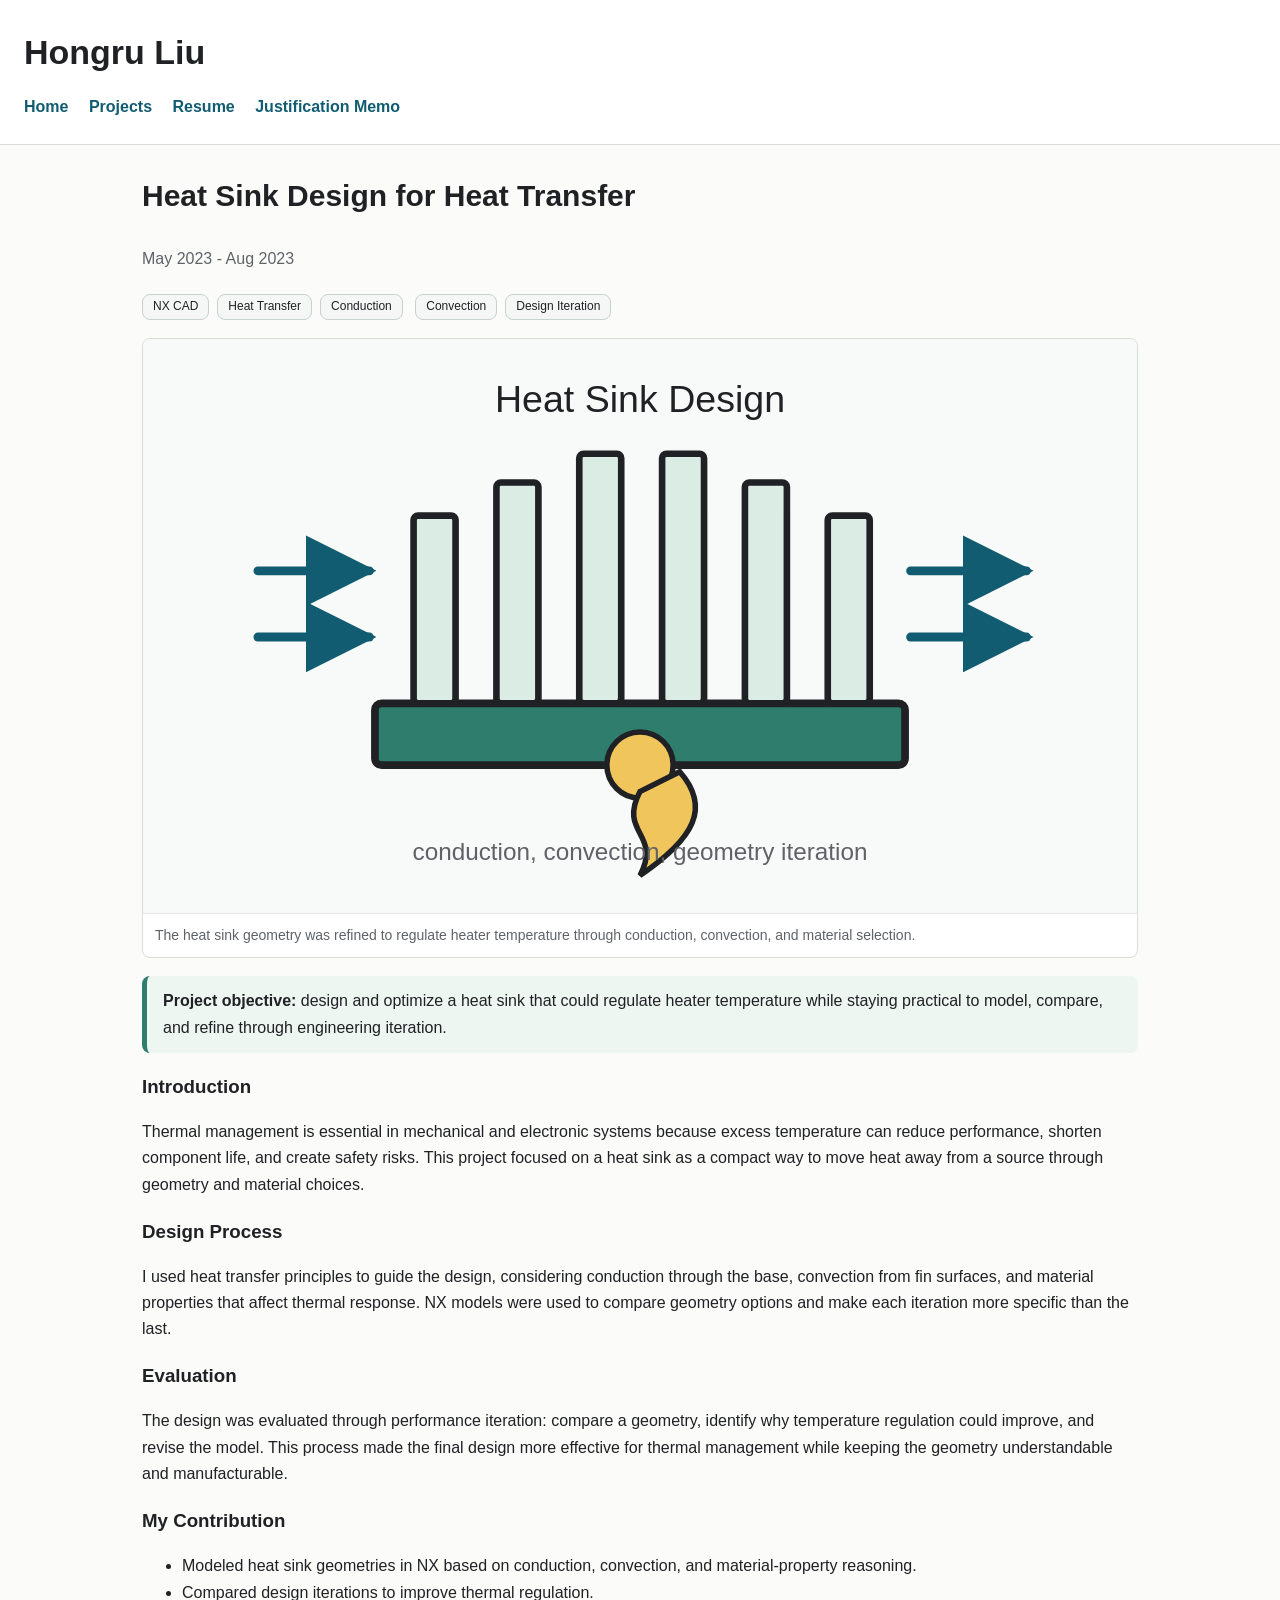
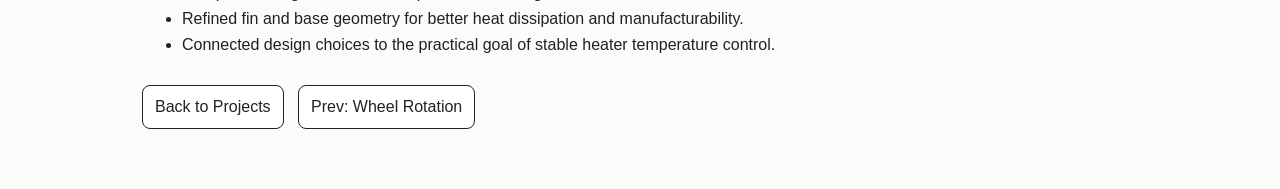
<file: project6.html>
<!doctype html>
<html lang="en">
<head>
  <meta charset="utf-8" />
  <meta name="viewport" content="width=device-width,initial-scale=1" />
  <title>Heat Sink Design | Hongru Liu</title>
  <link rel="stylesheet" href="styles.css" />
</head>

<body>
<header>
  <h1>Hongru Liu</h1>
  <nav>
    <a href="index.html">Home</a>
    <a href="projects.html">Projects</a>
    <a href="resume.pdf">Resume</a>
    <a href="justification_memo.pdf">Justification Memo</a>
  </nav>
</header>

<main>
  <h2>Heat Sink Design for Heat Transfer</h2>
  <p class="muted">May 2023 - Aug 2023</p>
  <div>
    <span class="tag">NX CAD</span><span class="tag">Heat Transfer</span><span class="tag">Conduction</span>
    <span class="tag">Convection</span><span class="tag">Design Iteration</span>
  </div>

  <figure class="figure">
    <img src="assets/heat-sink.svg" alt="Finned heat sink with airflow and temperature gradient indicators" />
    <figcaption>The heat sink geometry was refined to regulate heater temperature through conduction, convection, and material selection.</figcaption>
  </figure>

  <section class="callout">
    <strong>Project objective:</strong> design and optimize a heat sink that could regulate heater temperature while staying
    practical to model, compare, and refine through engineering iteration.
  </section>

  <h3>Introduction</h3>
  <p>
    Thermal management is essential in mechanical and electronic systems because excess temperature can reduce
    performance, shorten component life, and create safety risks. This project focused on a heat sink as a compact way to
    move heat away from a source through geometry and material choices.
  </p>

  <h3>Design Process</h3>
  <p>
    I used heat transfer principles to guide the design, considering conduction through the base, convection from fin
    surfaces, and material properties that affect thermal response. NX models were used to compare geometry options and
    make each iteration more specific than the last.
  </p>

  <h3>Evaluation</h3>
  <p>
    The design was evaluated through performance iteration: compare a geometry, identify why temperature regulation could
    improve, and revise the model. This process made the final design more effective for thermal management while keeping
    the geometry understandable and manufacturable.
  </p>

  <h3>My Contribution</h3>
  <ul>
    <li>Modeled heat sink geometries in NX based on conduction, convection, and material-property reasoning.</li>
    <li>Compared design iterations to improve thermal regulation.</li>
    <li>Refined fin and base geometry for better heat dissipation and manufacturability.</li>
    <li>Connected design choices to the practical goal of stable heater temperature control.</li>
  </ul>

  <p>
    <a class="btn" href="projects.html">Back to Projects</a>
    <a class="btn" href="project5.html">Prev: Wheel Rotation</a>
  </p>
</main>
</body>
</html>
</file>
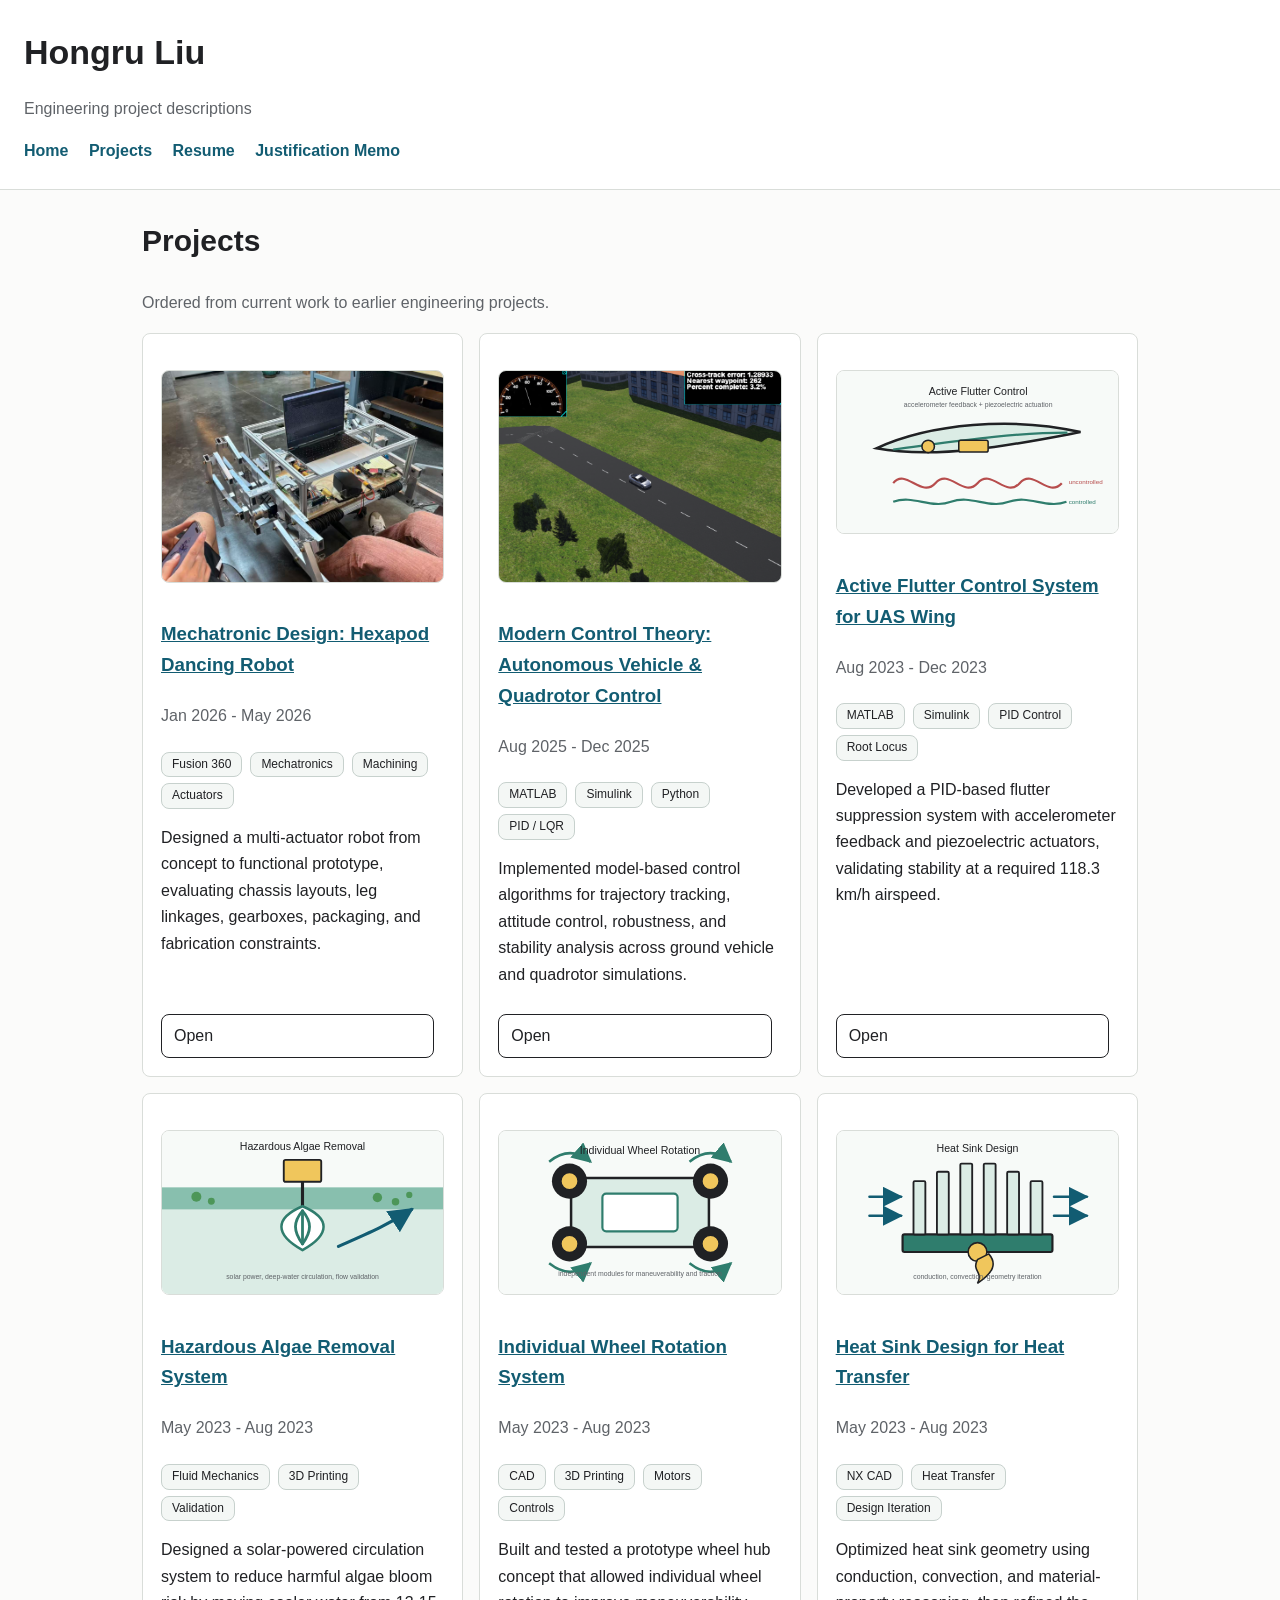
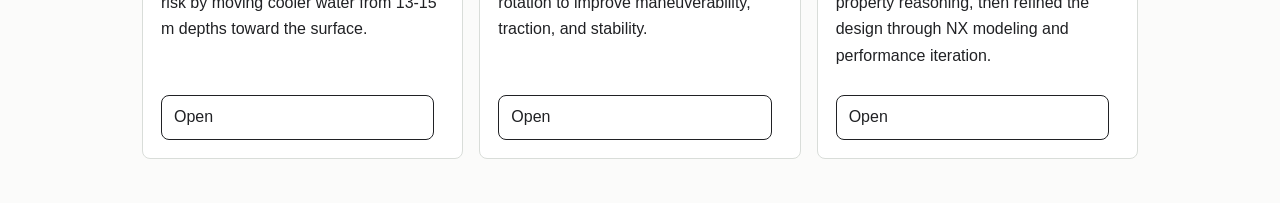
<file: projects.html>
<!doctype html>
<html lang="en">
<head>
  <meta charset="utf-8" />
  <meta name="viewport" content="width=device-width,initial-scale=1" />
  <title>Projects | Hongru Liu</title>
  <link rel="stylesheet" href="styles.css" />
</head>

<body>
<header>
  <h1>Hongru Liu</h1>
  <p class="muted">Engineering project descriptions</p>
  <nav>
    <a href="index.html">Home</a>
    <a href="projects.html">Projects</a>
    <a href="resume.pdf">Resume</a>
    <a href="justification_memo.pdf">Justification Memo</a>
  </nav>
</header>

<main>
  <h2>Projects</h2>
  <p class="muted">Ordered from current work to earlier engineering projects.</p>

  <div class="grid">
    <article class="card project-card">
      <figure class="figure">
        <img class="cover-img" src="assets/hexapod-demo-1.jpg" alt="Hexapod robot prototype during lab testing" />
      </figure>
      <h3><a href="project1.html">Mechatronic Design: Hexapod Dancing Robot</a></h3>
      <p class="muted">Jan 2026 - May 2026</p>
      <div>
        <span class="tag">Fusion 360</span><span class="tag">Mechatronics</span><span class="tag">Machining</span><span class="tag">Actuators</span>
      </div>
      <p>
        Designed a multi-actuator robot from concept to functional prototype, evaluating chassis layouts, leg linkages,
        gearboxes, packaging, and fabrication constraints.
      </p>
      <a class="btn" href="project1.html">Open</a>
    </article>

    <article class="card project-card">
      <figure class="figure">
        <img class="cover-img" src="assets/mct-vehicle-tracking.png" alt="Autonomous vehicle simulation with cross-track error and waypoint progress overlay" />
      </figure>
      <h3><a href="project2.html">Modern Control Theory: Autonomous Vehicle &amp; Quadrotor Control</a></h3>
      <p class="muted">Aug 2025 - Dec 2025</p>
      <div>
        <span class="tag">MATLAB</span><span class="tag">Simulink</span><span class="tag">Python</span><span class="tag">PID / LQR</span>
      </div>
      <p>
        Implemented model-based control algorithms for trajectory tracking, attitude control, robustness, and stability
        analysis across ground vehicle and quadrotor simulations.
      </p>
      <a class="btn" href="project2.html">Open</a>
    </article>

    <article class="card project-card">
      <figure class="figure">
        <img src="assets/flutter-control.svg" alt="Aircraft wing flutter control schematic" />
      </figure>
      <h3><a href="project3.html">Active Flutter Control System for UAS Wing</a></h3>
      <p class="muted">Aug 2023 - Dec 2023</p>
      <div>
        <span class="tag">MATLAB</span><span class="tag">Simulink</span><span class="tag">PID Control</span><span class="tag">Root Locus</span>
      </div>
      <p>
        Developed a PID-based flutter suppression system with accelerometer feedback and piezoelectric actuators,
        validating stability at a required 118.3 km/h airspeed.
      </p>
      <a class="btn" href="project3.html">Open</a>
    </article>

    <article class="card project-card">
      <figure class="figure">
        <img src="assets/algae-system.svg" alt="Solar-powered algae mitigation system schematic" />
      </figure>
      <h3><a href="project4.html">Hazardous Algae Removal System</a></h3>
      <p class="muted">May 2023 - Aug 2023</p>
      <div>
        <span class="tag">Fluid Mechanics</span><span class="tag">3D Printing</span><span class="tag">Validation</span>
      </div>
      <p>
        Designed a solar-powered circulation system to reduce harmful algae bloom risk by moving cooler water from
        13-15 m depths toward the surface.
      </p>
      <a class="btn" href="project4.html">Open</a>
    </article>

    <article class="card project-card">
      <figure class="figure">
        <img src="assets/wheel-rotation.svg" alt="Independent wheel rotation system schematic" />
      </figure>
      <h3><a href="project5.html">Individual Wheel Rotation System</a></h3>
      <p class="muted">May 2023 - Aug 2023</p>
      <div>
        <span class="tag">CAD</span><span class="tag">3D Printing</span><span class="tag">Motors</span><span class="tag">Controls</span>
      </div>
      <p>
        Built and tested a prototype wheel hub concept that allowed individual wheel rotation to improve maneuverability,
        traction, and stability.
      </p>
      <a class="btn" href="project5.html">Open</a>
    </article>

    <article class="card project-card">
      <figure class="figure">
        <img src="assets/heat-sink.svg" alt="Heat sink thermal design schematic" />
      </figure>
      <h3><a href="project6.html">Heat Sink Design for Heat Transfer</a></h3>
      <p class="muted">May 2023 - Aug 2023</p>
      <div>
        <span class="tag">NX CAD</span><span class="tag">Heat Transfer</span><span class="tag">Design Iteration</span>
      </div>
      <p>
        Optimized heat sink geometry using conduction, convection, and material-property reasoning, then refined the
        design through NX modeling and performance iteration.
      </p>
      <a class="btn" href="project6.html">Open</a>
    </article>
  </div>
</main>
</body>
</html>
</file>
<file: styles.css>
* {
  box-sizing: border-box;
}

body {
  margin: 0;
  color: #202124;
  font-family: Arial, Helvetica, sans-serif;
  line-height: 1.65;
  background: #fbfbfa;
}

a {
  color: #125c72;
}

header {
  padding: 24px;
  border-bottom: 1px solid #d9ddd9;
  background: #ffffff;
}

header h1 {
  margin: 0 0 4px;
  font-size: 34px;
}

nav {
  margin-top: 14px;
}

nav a {
  margin-right: 16px;
  text-decoration: none;
  font-weight: 700;
}

nav a:hover {
  text-decoration: underline;
}

main {
  max-width: 1040px;
  margin: 0 auto;
  padding: 26px 22px 44px;
}

footer {
  padding: 22px;
  color: #5f6368;
  border-top: 1px solid #e4e6e4;
}

h2 {
  margin-top: 0;
  font-size: 30px;
}

h3 {
  margin-bottom: 6px;
}

hr {
  border: none;
  border-top: 1px solid #e4e6e4;
  margin: 26px 0;
}

.muted {
  color: #5f6368;
}

.small {
  font-size: 13px;
}

.tag {
  display: inline-block;
  border: 1px solid #c7d1cd;
  padding: 2px 10px;
  border-radius: 8px;
  margin: 6px 8px 0 0;
  font-size: 12px;
  background: #f4f7f5;
}

.tag.accent {
  background: #e2f0ea;
  border-color: #b9d9cc;
}

.grid {
  display: grid;
  grid-template-columns: repeat(auto-fit, minmax(280px, 1fr));
  gap: 16px;
  margin-top: 14px;
}

.card {
  border: 1px solid #d9ddd9;
  padding: 18px;
  border-radius: 8px;
  background: #ffffff;
}

.project-card {
  display: flex;
  flex-direction: column;
  min-height: 100%;
}

.project-card p:last-of-type {
  flex: 1;
}

.btn {
  display: inline-block;
  border: 1px solid #202124;
  padding: 8px 12px;
  border-radius: 8px;
  text-decoration: none;
  margin: 10px 10px 0 0;
  color: #202124;
  background: #ffffff;
}

.btn:hover {
  background: #eef4f1;
}

.hero {
  display: grid;
  grid-template-columns: 1.2fr 0.8fr;
  gap: 26px;
  align-items: center;
}

.figure {
  margin: 18px 0;
  border: 1px solid #d9ddd9;
  border-radius: 8px;
  background: #ffffff;
  overflow: hidden;
}

.figure img {
  display: block;
  width: 100%;
  height: auto;
}

.cover-img {
  width: 100%;
  aspect-ratio: 4 / 3;
  object-fit: cover;
}

.figure figcaption {
  padding: 10px 12px;
  color: #5f6368;
  font-size: 14px;
  border-top: 1px solid #e4e6e4;
}

.photo-grid {
  display: grid;
  grid-template-columns: repeat(auto-fit, minmax(240px, 1fr));
  gap: 14px;
  margin: 18px 0;
}

.photo-grid .figure {
  margin: 0;
}

.photo-grid img {
  aspect-ratio: 4 / 3;
  object-fit: cover;
}

.diagram-grid img {
  aspect-ratio: auto;
  object-fit: contain;
  background: #ffffff;
}

.wide-photo {
  grid-column: span 2;
}

.split {
  display: grid;
  grid-template-columns: 1fr 1fr;
  gap: 18px;
}

.callout {
  border-left: 5px solid #2f7d6d;
  padding: 12px 16px;
  background: #eef6f2;
  border-radius: 8px;
}

@media (max-width: 760px) {
  header {
    padding: 20px;
  }

  header h1 {
    font-size: 28px;
  }

  nav a {
    display: inline-block;
    margin-bottom: 8px;
  }

  main {
    padding: 22px 18px 36px;
  }

  .hero,
  .split {
    grid-template-columns: 1fr;
  }

  .wide-photo {
    grid-column: span 1;
  }
}
</file>
